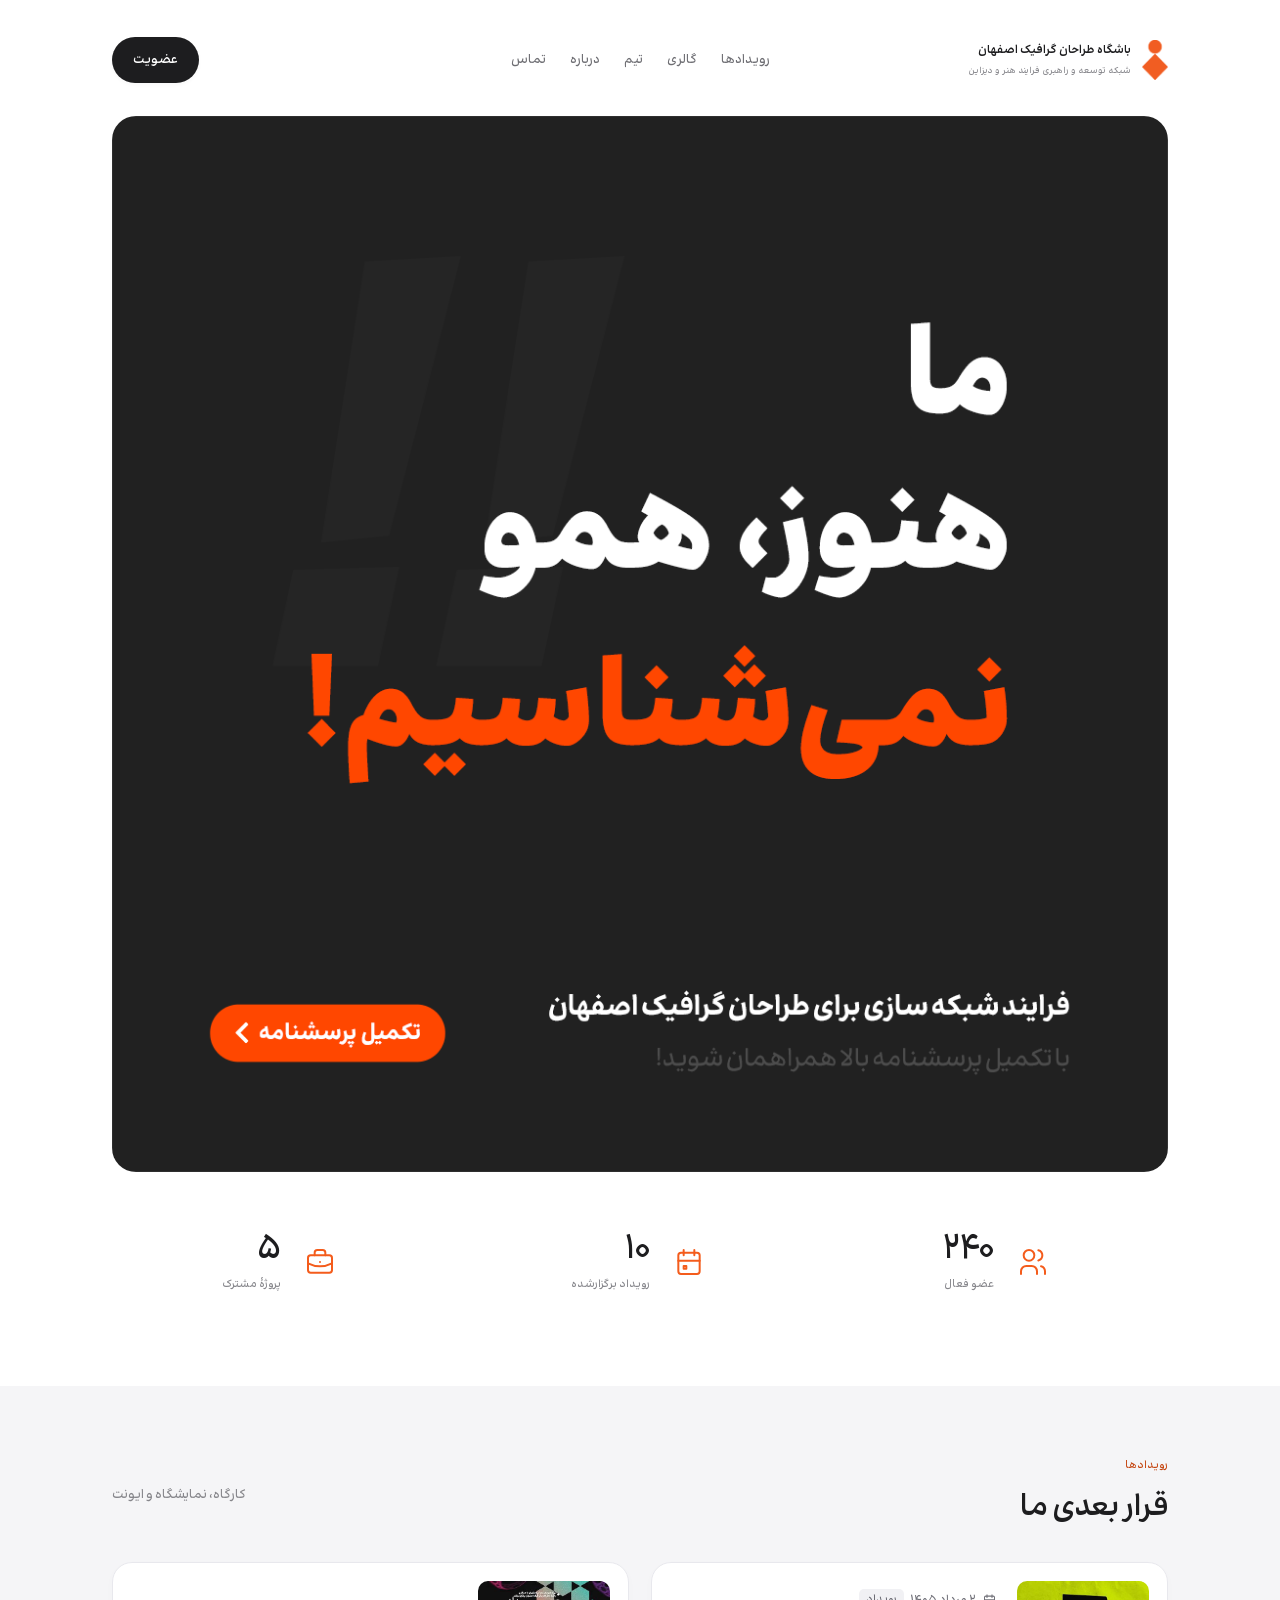
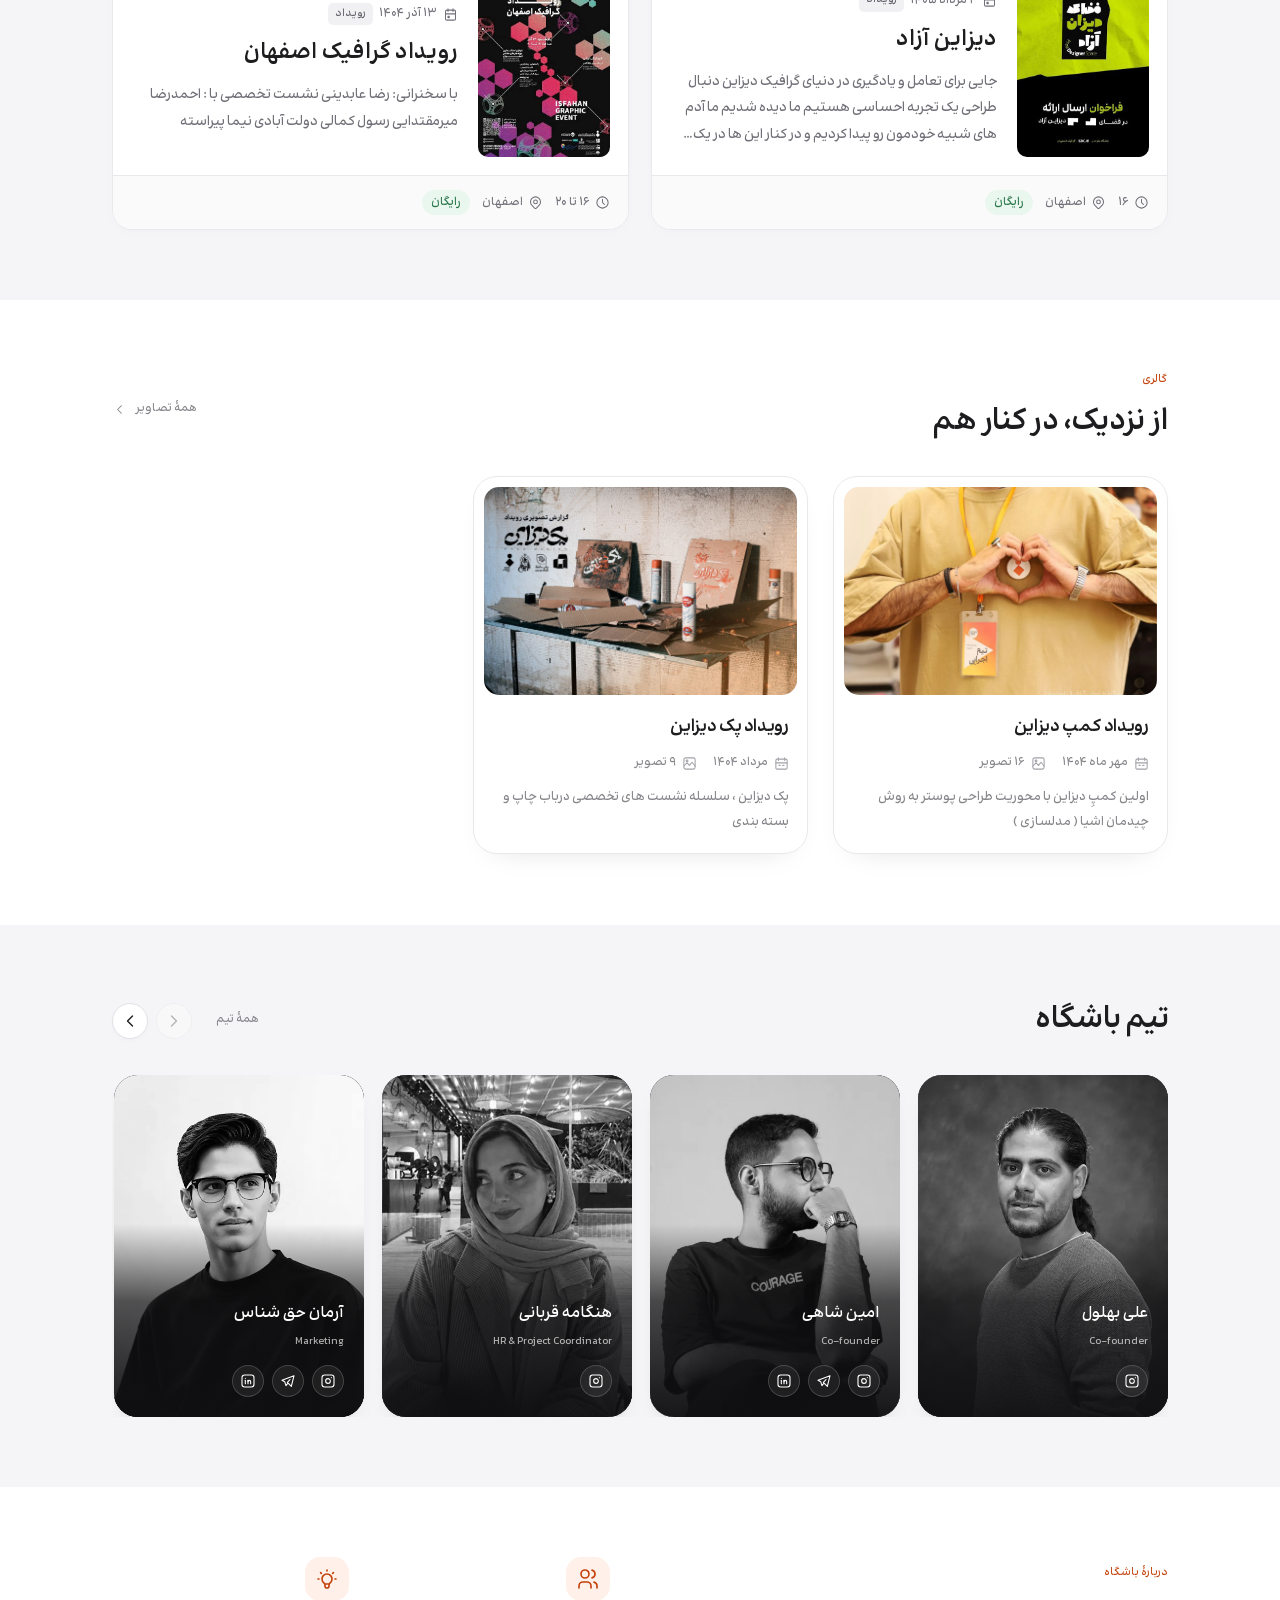
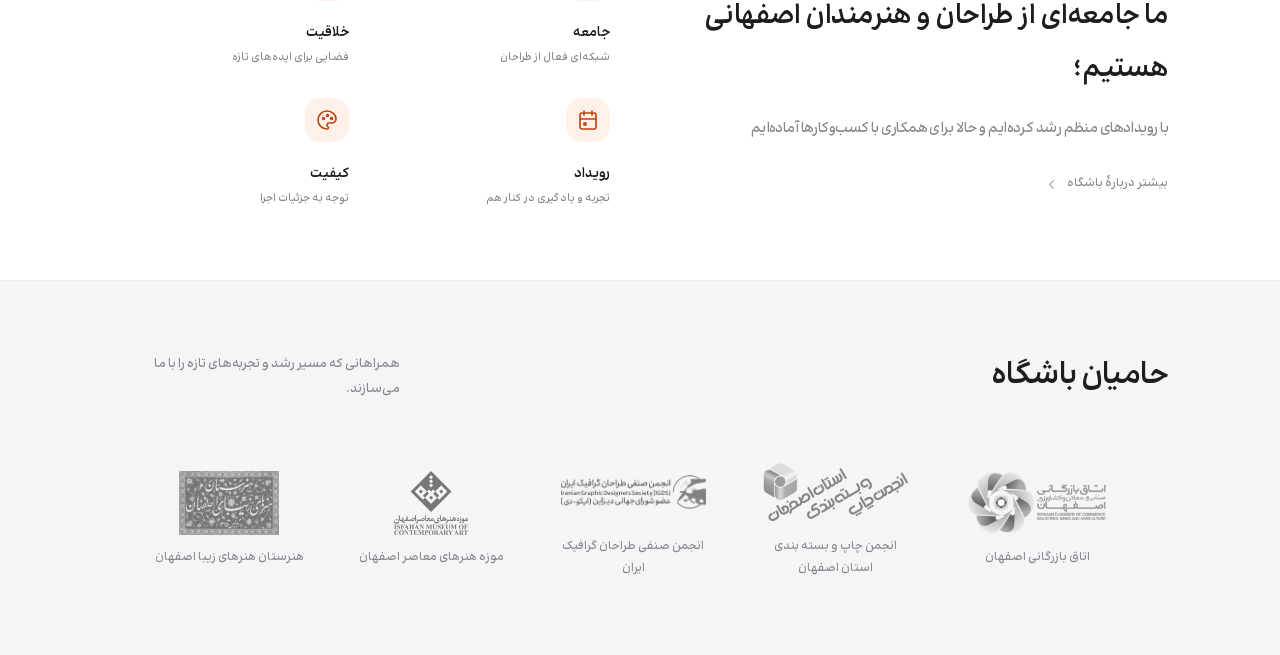
<file: index.html>
<!DOCTYPE html>
<html lang="fa" dir="rtl"><head><meta charset="utf-8"><meta name="viewport" content="width=device-width, initial-scale=1, viewport-fit=cover"><title>باشگاه طراحان گرافیک اصفهان | IGDC</title><meta name="description" content="شبکه توسعه و راهبری فرایند هنر و دیزاین"><meta property="og:type" content="website"><meta property="og:title" content="باشگاه طراحان گرافیک اصفهان"><meta property="og:description" content="شبکه توسعه و راهبری فرایند هنر و دیزاین"><meta property="og:site_name" content="باشگاه طراحان گرافیک اصفهان"><meta property="og:locale" content="fa_IR"><meta property="og:image" content="https://igdc.ir/assets/img/Temp/Preview-IGDC.webp"><meta property="og:image:type" content="image/webp"><meta property="og:image:width" content="1200"><meta property="og:image:height" content="630"><meta property="og:image:alt" content="باشگاه طراحان گرافیک اصفهان"><meta name="twitter:title" content="باشگاه طراحان گرافیک اصفهان"><meta name="twitter:description" content="شبکه توسعه و راهبری فرایند هنر و دیزاین"><meta name="twitter:card" content="summary_large_image"><meta name="twitter:image" content="https://igdc.ir/assets/img/Temp/Preview-IGDC.webp"><meta name="theme-color" content="#ffffff"><meta name="color-scheme" content="light"><link rel="canonical" href="https://igdc.ir/"><meta property="og:url" content="https://igdc.ir/"><link rel="icon" type="image/png" href="/assets/img/Favicon.png"><link rel="apple-touch-icon" href="/assets/img/Favicon.png"><link rel="preload" href="/assets/fonts/Ravi-VF.ttf" as="font" type="font/ttf" crossorigin><link rel="stylesheet" href="/assets/site.css?v=20"></head><body><a class="skip" href="#main">پرش به محتوا</a><svg width="0" height="0" style="position:absolute" aria-hidden="true" focusable="false"><defs>
<symbol id="cal" viewBox="0 0 24 24">
  <path d="M4 7a2 2 0 0 1 2 -2h12a2 2 0 0 1 2 2v12a2 2 0 0 1 -2 2h-12a2 2 0 0 1 -2 -2l0 -12" />
  <path d="M16 3l0 4" />
  <path d="M8 3l0 4" />
  <path d="M4 11l16 0" />
  <path d="M8 15h2v2h-2l0 -2" />
</symbol>
<symbol id="pin" viewBox="0 0 24 24">
  <path d="M9 11a3 3 0 1 0 6 0a3 3 0 0 0 -6 0" />
  <path d="M17.657 16.657l-4.243 4.243a2 2 0 0 1 -2.827 0l-4.244 -4.243a8 8 0 1 1 11.314 0" />
</symbol>
<symbol id="mail" viewBox="0 0 24 24">
  <path d="M3 7a2 2 0 0 1 2 -2h14a2 2 0 0 1 2 2v10a2 2 0 0 1 -2 2h-14a2 2 0 0 1 -2 -2v-10" />
  <path d="M3 7l9 6l9 -6" />
</symbol>
<symbol id="phone" viewBox="0 0 24 24">
  <path d="M5 4h4l2 5l-2.5 1.5a11 11 0 0 0 5 5l1.5 -2.5l5 2v4a2 2 0 0 1 -2 2a16 16 0 0 1 -15 -15a2 2 0 0 1 2 -2" />
</symbol>
<symbol id="moon" viewBox="0 0 24 24">
  <path d="M12 3c.132 0 .263 0 .393 0a7.5 7.5 0 0 0 7.92 12.446a9 9 0 1 1 -8.313 -12.454l0 .008" />
</symbol>
<symbol id="sun" viewBox="0 0 24 24">
  <path d="M8 12a4 4 0 1 0 8 0a4 4 0 1 0 -8 0" />
  <path d="M3 12h1m8 -9v1m8 8h1m-9 8v1m-6.4 -15.4l.7 .7m12.1 -.7l-.7 .7m0 11.4l.7 .7m-12.1 -.7l-.7 .7" />
</symbol>
<symbol id="ig" viewBox="0 0 24 24">
  <path d="M3 7a4 4 0 0 1 4 -4h10a4 4 0 0 1 4 4v10a4 4 0 0 1 -4 4h-10a4 4 0 0 1 -4 -4l0 -10" />
  <path d="M8.5 12a3.5 3.5 0 1 0 7 0a3.5 3.5 0 0 0 -7 0" />
  <path d="M17 7v.01" />
</symbol>
<symbol id="li" viewBox="0 0 24 24">
  <path d="M8 11v5" />
  <path d="M8 8v.01" />
  <path d="M12 16v-5" />
  <path d="M16 16v-3a2 2 0 1 0 -4 0" />
  <path d="M3 7a4 4 0 0 1 4 -4h10a4 4 0 0 1 4 4v10a4 4 0 0 1 -4 4h-10a4 4 0 0 1 -4 -4l0 -10" />
</symbol>

<symbol id="tg" viewBox="0 0 24 24">
  <path d="M15 10l-4 4l6 6l4 -16l-18 7l4 2l2 6l3 -4" />
</symbol>
<symbol id="clock" viewBox="0 0 24 24">
  <path d="M3 12a9 9 0 1 0 18 0a9 9 0 0 0 -18 0" />
  <path d="M12 7v5l3 3" />
</symbol>
<symbol id="users" viewBox="0 0 24 24">
  <path d="M5 7a4 4 0 1 0 8 0a4 4 0 1 0 -8 0" />
  <path d="M3 21v-2a4 4 0 0 1 4 -4h4a4 4 0 0 1 4 4v2" />
  <path d="M16 3.13a4 4 0 0 1 0 7.75" />
  <path d="M21 21v-2a4 4 0 0 0 -3 -3.85" />
</symbol>
<symbol id="pal" viewBox="0 0 24 24">
  <path d="M12 21a9 9 0 0 1 0 -18c4.97 0 9 3.582 9 8c0 1.06 -.474 2.078 -1.318 2.828c-.844 .75 -1.989 1.172 -3.182 1.172h-2.5a2 2 0 0 0 -1 3.75a1.3 1.3 0 0 1 -1 2.25" />
  <path d="M7.5 10.5a1 1 0 1 0 2 0a1 1 0 1 0 -2 0" />
  <path d="M11.5 7.5a1 1 0 1 0 2 0a1 1 0 1 0 -2 0" />
  <path d="M15.5 10.5a1 1 0 1 0 2 0a1 1 0 1 0 -2 0" />
</symbol>
<symbol id="bulb" viewBox="0 0 24 24">
  <path d="M3 12h1m8 -9v1m8 8h1m-15.4 -6.4l.7 .7m12.1 -.7l-.7 .7" />
  <path d="M9 16a5 5 0 1 1 6 0a3.5 3.5 0 0 0 -1 3a2 2 0 0 1 -4 0a3.5 3.5 0 0 0 -1 -3" />
  <path d="M9.7 17l4.6 0" />
</symbol>
<symbol id="chev" viewBox="0 0 24 24">
  <path d="M15 6l-6 6l6 6" />
</symbol>
<symbol id="projects" viewBox="0 0 24 24">
  <path d="M3 9a2 2 0 0 1 2 -2h14a2 2 0 0 1 2 2v9a2 2 0 0 1 -2 2h-14a2 2 0 0 1 -2 -2l0 -9" />
  <path d="M8 7v-2a2 2 0 0 1 2 -2h4a2 2 0 0 1 2 2v2" />
  <path d="M12 12l0 .01" />
  <path d="M3 13a20 20 0 0 0 18 0" />
</symbol></defs></svg><header id="hdr"><div class="wrap bar"><a class="logo" href="#home" aria-label="باشگاه طراحان گرافیک اصفهان — خانه"><img class="brand-mark" src="/assets/img/Logo.png" alt="" width="26" height="40"><span class="brand-wordmark"><b>باشگاه طراحان گرافیک اصفهان</b><small>شبکه توسعه و راهبری فرایند هنر و دیزاین</small></span></a><nav id="menu" aria-label="ناوبری اصلی"><a href="#events">رویدادها</a><a href="/gallery">گالری</a><a href="/members">تیم</a><a href="/about">درباره</a><a href="#club-footer">تماس</a></nav><div class="acts"><button class="cta membership-trigger" type="button" aria-haspopup="dialog" aria-controls="membership-dialog">عضویت</button><button class="burger" id="mb" type="button" aria-label="باز کردن منو" aria-expanded="false" aria-controls="menu"><span></span></button></div></div></header><main id="main"><section class="hero" id="home"><div class="wrap"><h1 class="sr-only">باشگاه طراحان گرافیک اصفهان</h1><div class="feature-stage" id="feature-stage"><div class="stage-art" aria-hidden="true"><span class="stage-word">IGDC</span><span class="orb"></span><span class="orb2"></span></div></div><div class="stats" aria-label="باشگاه در یک نگاه"><div class="stat"><svg class="i stat-icon" aria-hidden="true"><use href="#users"/></svg><strong dir="ltr">۱۲۰+</strong><span>عضو فعال</span></div><div class="stat"><svg class="i stat-icon" aria-hidden="true"><use href="#cal"/></svg><strong dir="ltr">۴۰+</strong><span>رویداد برگزارشده</span></div><div class="stat"><svg class="i stat-icon" aria-hidden="true"><use href="#projects"/></svg><strong dir="ltr">۱۵</strong><span>پروژهٔ مشترک</span></div></div></div></section><section class="section section-tint" id="events"><div class="wrap"><div class="section-heading"><div><span class="eyebrow">رویدادها</span><h2>قرار بعدی ما</h2></div><p>کارگاه، نمایشگاه و ایونت</p></div><div class="events"><article class="ev registration-open"><div class="event-summary"><div class="ev-visual"><span class="event-monogram" aria-hidden="true"><svg class="i" aria-hidden="true"><use href="#pal"/></svg></span><span class="event-category">ورکشاپ</span><span class="event-status">ثبت‌نام باز است</span></div><div class="ev-body"><div class="event-date"><svg class="i" aria-hidden="true"><use href="#cal"/></svg><span>۲۸ آبان ۱۴۰۵</span></div><h3>هویت بصری، از بریف تا ارائه</h3><p class="event-description">طراحی یک هویت کامل در یک روز، با نقد حضوری و بازخورد مستقیم</p></div></div><div class="event-footer"><div class="event-details"><div class="event-meta"><span><svg class="i" aria-hidden="true"><use href="#clock"/></svg>۱۰ تا ۱۷</span><span><svg class="i" aria-hidden="true"><use href="#pin"/></svg>اصفهان</span></div></div><span class="event-pending">لینک ثبت‌نام به‌زودی</span></div></article><article class="ev"><div class="event-summary"><div class="ev-visual"><span class="event-monogram" aria-hidden="true"><svg class="i" aria-hidden="true"><use href="#pal"/></svg></span><span class="event-category">نمایشگاه</span><span class="event-status">برنامهٔ باشگاه</span></div><div class="ev-body"><div class="event-date"><svg class="i" aria-hidden="true"><use href="#cal"/></svg><span>۱۲ آذر ۱۴۰۵</span></div><h3>نمایشگاه پوستر</h3><p class="event-description">آثار منتخب تیم و گفت‌وگو با طراحان دربارهٔ روند خلق هر پوستر</p></div></div><div class="event-footer"><div class="event-details"><div class="event-meta"><span><svg class="i" aria-hidden="true"><use href="#clock"/></svg>۱۶ تا ۲۱</span><span><svg class="i" aria-hidden="true"><use href="#pin"/></svg>اصفهان</span></div></div></div></article></div></div></section><section class="section" id="gallery"><div class="wrap"><div class="section-heading"><div><span class="eyebrow">گالری</span><h2>از نزدیک، در کنار هم</h2></div><a class="text-link" href="/gallery">همهٔ تصاویر <svg class="i" aria-hidden="true"><use href="#chev"/></svg></a></div><div class="gal" data-gallery="preview"><p class="empty-state">تصاویر تازهٔ باشگاه به‌زودی اینجا قرار می‌گیرند.</p></div></div></section><section class="section section-tint" id="team"><div class="wrap"><div class="section-heading members-heading"><div><h2>تیم باشگاه</h2></div><div class="member-actions"><a class="text-link all-members" href="/members">همهٔ تیم</a><div class="rail-controls" aria-label="حرکت میان تیم"><button class="rail-button" type="button" data-rail-prev aria-controls="members-rail" aria-label="تیمی قبلی"><svg class="i" aria-hidden="true"><use href="#chev"/></svg></button><button class="rail-button" type="button" data-rail-next aria-controls="members-rail" aria-label="تیمی بعدی"><svg class="i" aria-hidden="true"><use href="#chev"/></svg></button></div></div></div><div class="team members-strip" id="members-rail" tabindex="0" role="region" aria-label="تیمی باشگاه"><article class="mem"><div class="ph"><span class="portrait-placeholder" aria-hidden="true"><svg class="i" aria-hidden="true"><use href="#users"/></svg></span></div><div class="mi"><h3>نام عضو اول</h3><p>مدیر باشگاه</p></div></article><article class="mem"><div class="ph"><span class="portrait-placeholder" aria-hidden="true"><svg class="i" aria-hidden="true"><use href="#users"/></svg></span></div><div class="mi"><h3>نام عضو دوم</h3><p>مدیر رویدادها</p></div></article><article class="mem"><div class="ph"><span class="portrait-placeholder" aria-hidden="true"><svg class="i" aria-hidden="true"><use href="#users"/></svg></span></div><div class="mi"><h3>نام عضو سوم</h3><p>مدیر بازاریابی</p></div></article><article class="mem"><div class="ph"><span class="portrait-placeholder" aria-hidden="true"><svg class="i" aria-hidden="true"><use href="#users"/></svg></span></div><div class="mi"><h3>نام عضو چهارم</h3><p>مدیر محتوا</p></div></article><article class="mem"><div class="ph"><span class="portrait-placeholder" aria-hidden="true"><svg class="i" aria-hidden="true"><use href="#users"/></svg></span></div><div class="mi"><h3>نام عضو پنجم</h3><p>عضو باشگاه</p></div></article><article class="mem"><div class="ph"><span class="portrait-placeholder" aria-hidden="true"><svg class="i" aria-hidden="true"><use href="#users"/></svg></span></div><div class="mi"><h3>نام عضو ششم</h3><p>عضو باشگاه</p></div></article><article class="mem"><div class="ph"><span class="portrait-placeholder" aria-hidden="true"><svg class="i" aria-hidden="true"><use href="#users"/></svg></span></div><div class="mi"><h3>نام عضو هفتم</h3><p>عضو باشگاه</p></div></article><article class="mem"><div class="ph"><span class="portrait-placeholder" aria-hidden="true"><svg class="i" aria-hidden="true"><use href="#users"/></svg></span></div><div class="mi"><h3>نام عضو هشتم</h3><p>عضو باشگاه</p></div></article><article class="mem"><div class="ph"><span class="portrait-placeholder" aria-hidden="true"><svg class="i" aria-hidden="true"><use href="#users"/></svg></span></div><div class="mi"><h3>نام عضو نهم</h3><p>عضو باشگاه</p></div></article><article class="mem"><div class="ph"><span class="portrait-placeholder" aria-hidden="true"><svg class="i" aria-hidden="true"><use href="#users"/></svg></span></div><div class="mi"><h3>نام عضو دهم</h3><p>عضو باشگاه</p></div></article></div></div></section><section class="section" id="about"><div class="wrap about-layout"><div class="about-copy"><span class="eyebrow">دربارهٔ باشگاه</span><h2 class="statement">ما جامعه‌ای از طراحان و هنرمندان اصفهانی هستیم؛<span>با رویدادهای منظم رشد کرده‌ایم و حالا برای همکاری با کسب‌وکارها آماده‌ایم</span></h2><a class="text-link about-more" href="/about">بیشتر دربارهٔ باشگاه <svg class="i" aria-hidden="true"><use href="#chev"/></svg></a></div><div class="vals"><div class="val"><svg class="i" aria-hidden="true"><use href="#users"/></svg><h3>جامعه</h3><p>شبکه‌ای فعال از طراحان</p></div><div class="val"><svg class="i" aria-hidden="true"><use href="#bulb"/></svg><h3>خلاقیت</h3><p>فضایی برای ایده‌های تازه</p></div><div class="val"><svg class="i" aria-hidden="true"><use href="#cal"/></svg><h3>رویداد</h3><p>تجربه و یادگیری در کنار هم</p></div><div class="val"><svg class="i" aria-hidden="true"><use href="#pal"/></svg><h3>کیفیت</h3><p>توجه به جزئیات اجرا</p></div></div></div></section><section class="section sponsors-section" id="sponsors" aria-labelledby="sponsors-title"><div class="wrap"><div class="section-heading sponsor-heading"><div><h2 id="sponsors-title">حامیان باشگاه</h2></div><p data-sponsors-description>همراهانی که مسیر رشد و تجربه‌های تازه را با ما می‌سازند.</p></div><div class="sponsors-grid" tabindex="0" role="region" aria-label="لوگوهای حامیان باشگاه"><div class="sponsors-track"><div class="sponsors-group" aria-hidden="true"><span class="sponsor-card sponsor-placeholder"></span><span class="sponsor-card sponsor-placeholder"></span><span class="sponsor-card sponsor-placeholder"></span><span class="sponsor-card sponsor-placeholder"></span><span class="sponsor-card sponsor-placeholder"></span><span class="sponsor-card sponsor-placeholder"></span></div><div class="sponsors-group sponsors-clone" aria-hidden="true"><span class="sponsor-card sponsor-placeholder"></span><span class="sponsor-card sponsor-placeholder"></span><span class="sponsor-card sponsor-placeholder"></span><span class="sponsor-card sponsor-placeholder"></span><span class="sponsor-card sponsor-placeholder"></span><span class="sponsor-card sponsor-placeholder"></span></div></div></div></div></section></main><footer class="club-footer" id="club-footer"><div class="wrap"><div class="footer-top"><div><span class="eyebrow" data-footer-eyebrow>در ارتباط بمانیم</span><h2 data-footer-title>ایده‌های خوب، از یک گفت‌وگو شروع می‌شوند.</h2><p data-footer-description>برای همکاری، ساختن و تجربه‌کردن کنار هم هستیم.</p></div><button class="footer-cta" data-footer-action type="button" aria-haspopup="dialog" aria-controls="contact-dialog">شروع گفت‌وگو <svg class="i" aria-hidden="true"><use href="#chev"/></svg></button></div><div class="footer-columns"><div class="footer-identity"><img src="/assets/img/Logo.png" alt="" width="30" height="46"><div><p data-footer-brand>باشگاه طراحان گرافیک اصفهان</p><p data-footer-tagline>شبکه توسعه و راهبری فرایند هنر و دیزاین</p></div></div><div><h3 data-footer-links-title>در باشگاه</h3><nav class="footer-links" aria-label="پیوندهای پایین صفحه"><a href="/#events">رویدادها</a><a href="/gallery">گالری</a><a href="/members">تیم</a><a href="/about">دربارهٔ باشگاه</a></nav></div><div><h3 data-footer-social-title>ما را دنبال کنید</h3><div class="footer-networks"><a href="https://t.me/igdcir">کانال تلگرام <svg class="i" aria-hidden="true"><use href="#chev"/></svg></a><a href="https://t.me/igdc_ir">گفت‌وگو در تلگرام <svg class="i" aria-hidden="true"><use href="#chev"/></svg></a><a href="https://www.instagram.com/igdc.ir/" target="_blank" rel="noopener noreferrer">اینستاگرام <svg class="i" aria-hidden="true"><use href="#chev"/></svg></a></div></div></div><div class="footer-bottom"><p data-footer-copyright>© ۱۴۰۵ IGDC — باشگاه طراحان گرافیک اصفهان</p><a href="#main">بازگشت به بالا <svg class="i" aria-hidden="true"><use href="#chev"/></svg></a></div></div></footer><dialog class="membership-dialog" id="membership-dialog" aria-labelledby="membership-title"><button type="button" class="dialog-close" data-close-membership aria-label="بستن">×</button><div class="membership-art" data-membership-art aria-hidden="true"></div><div class="membership-content"><span class="eyebrow">عضویت در باشگاه</span><h2 id="membership-title">دیدار بعدی ما، به‌زودی.</h2><span class="membership-state"><span></span>عضویت فعلاً بسته است</span><p>زمان شروع عضویت در شبکه‌های اجتماعی باشگاه اعلام می‌شود.</p><div class="dialog-socials"><a class="social-link" href="https://t.me/igdcir" data-channel-link target="_blank" rel="noopener noreferrer"><svg class="i" aria-hidden="true"><use href="#tg"/></svg>کانال تلگرام</a><a class="social-link" href="https://www.instagram.com/igdc.ir/" data-instagram-link target="_blank" rel="noopener noreferrer"><svg class="i" aria-hidden="true"><use href="#ig"/></svg>اینستاگرام</a></div></div></dialog><div class="lb" id="lb" hidden role="dialog" aria-modal="true" aria-label="نمایش تصویر"><button class="lb-x" id="lbx" type="button" aria-label="بستن تصویر">×</button><img id="lbimg" alt=""></div><script src="/assets/main.js?v=13" defer></script><script src="/assets/cms.js?v=19" defer></script><script src="/assets/gallery.js?v=10" defer></script><dialog class="contact-dialog" id="contact-dialog" aria-labelledby="contact-title"><button type="button" class="dialog-close" data-close-contact aria-label="بستن">×</button><span class="eyebrow">در ارتباط بمانیم</span><h2 id="contact-title">شروع گفت‌وگو</h2><p class="contact-intro">اطلاعات تماس و پیامتان را برای ما بنویسید.</p><form class="cform" id="cf"><div class="form-row"><div class="fld"><label for="fname">نام و نام خانوادگی</label><input id="fname" name="name" autocomplete="name" required maxlength="120"></div><div class="fld"><label for="fphone">شماره موبایل</label><input id="fphone" name="phone" type="tel" dir="ltr" autocomplete="tel" required maxlength="24"></div></div><div class="form-row"><div class="fld"><label for="femail">ایمیل (اختیاری)</label><input id="femail" name="email" type="email" dir="ltr" autocomplete="email" maxlength="160"></div><div class="fld"><label for="fsubject">موضوع گفت‌وگو</label><div class="select-wrap"><select id="fsubject" name="subject"><option>همکاری</option><option>رویدادها</option><option>سایر موضوعات</option></select><svg class="i" aria-hidden="true"><use href="#chev"/></svg></div></div></div><div class="fld"><label for="fmessage">پیام شما</label><textarea id="fmessage" name="message" required maxlength="5000"></textarea></div><div class="honeypot" aria-hidden="true"><label for="ftrap">این قسمت را خالی بگذارید</label><input id="ftrap" name="_gotcha" tabindex="-1" autocomplete="off"></div><p class="form-note" id="contact-note">ارسال فرم هنوز فعال نشده؛ از شبکه‌های اجتماعی زیر با ما در تماس باشید.</p><button class="btn" type="submit" disabled>ارسال پیام <svg class="i" aria-hidden="true"><use href="#chev"/></svg></button><p class="fstat" id="fstat" role="status" aria-live="polite"></p></form><div class="contact-networks" aria-label="شبکه‌های اجتماعی"><a class="network-link" href="https://t.me/igdc_ir" target="_blank" rel="noopener noreferrer"><span class="network-icon"><svg class="i" aria-hidden="true"><use href="#tg"/></svg></span><span class="network-copy"><span class="network-label">پیوی باشگاه</span><span class="network-handle" dir="ltr">@igdc_ir</span></span></a><a class="network-link" href="https://t.me/igdcir" target="_blank" rel="noopener noreferrer"><span class="network-icon"><svg class="i" aria-hidden="true"><use href="#tg"/></svg></span><span class="network-copy"><span class="network-label">کانال تلگرام</span><span class="network-handle" dir="ltr">@igdcir</span></span></a><a class="network-link" href="https://www.instagram.com/igdc.ir/" target="_blank" rel="noopener noreferrer"><span class="network-icon"><svg class="i" aria-hidden="true"><use href="#ig"/></svg></span><span class="network-copy"><span class="network-label">اینستاگرام</span><span class="network-handle" dir="ltr">@igdc.ir</span></span></a></div></dialog><dialog class="poster-dialog" id="poster-dialog" aria-labelledby="poster-title"><div class="poster-toolbar"><h2 id="poster-title">پوستر رویداد</h2><button class="poster-close" type="button" data-close-poster aria-label="بستن پوستر"><svg class="i" viewBox="0 0 24 24" aria-hidden="true"><path d="m6 6 12 12M6 18 18 6"/></svg></button></div><img id="poster-image" alt=""></dialog></body></html>
</file>
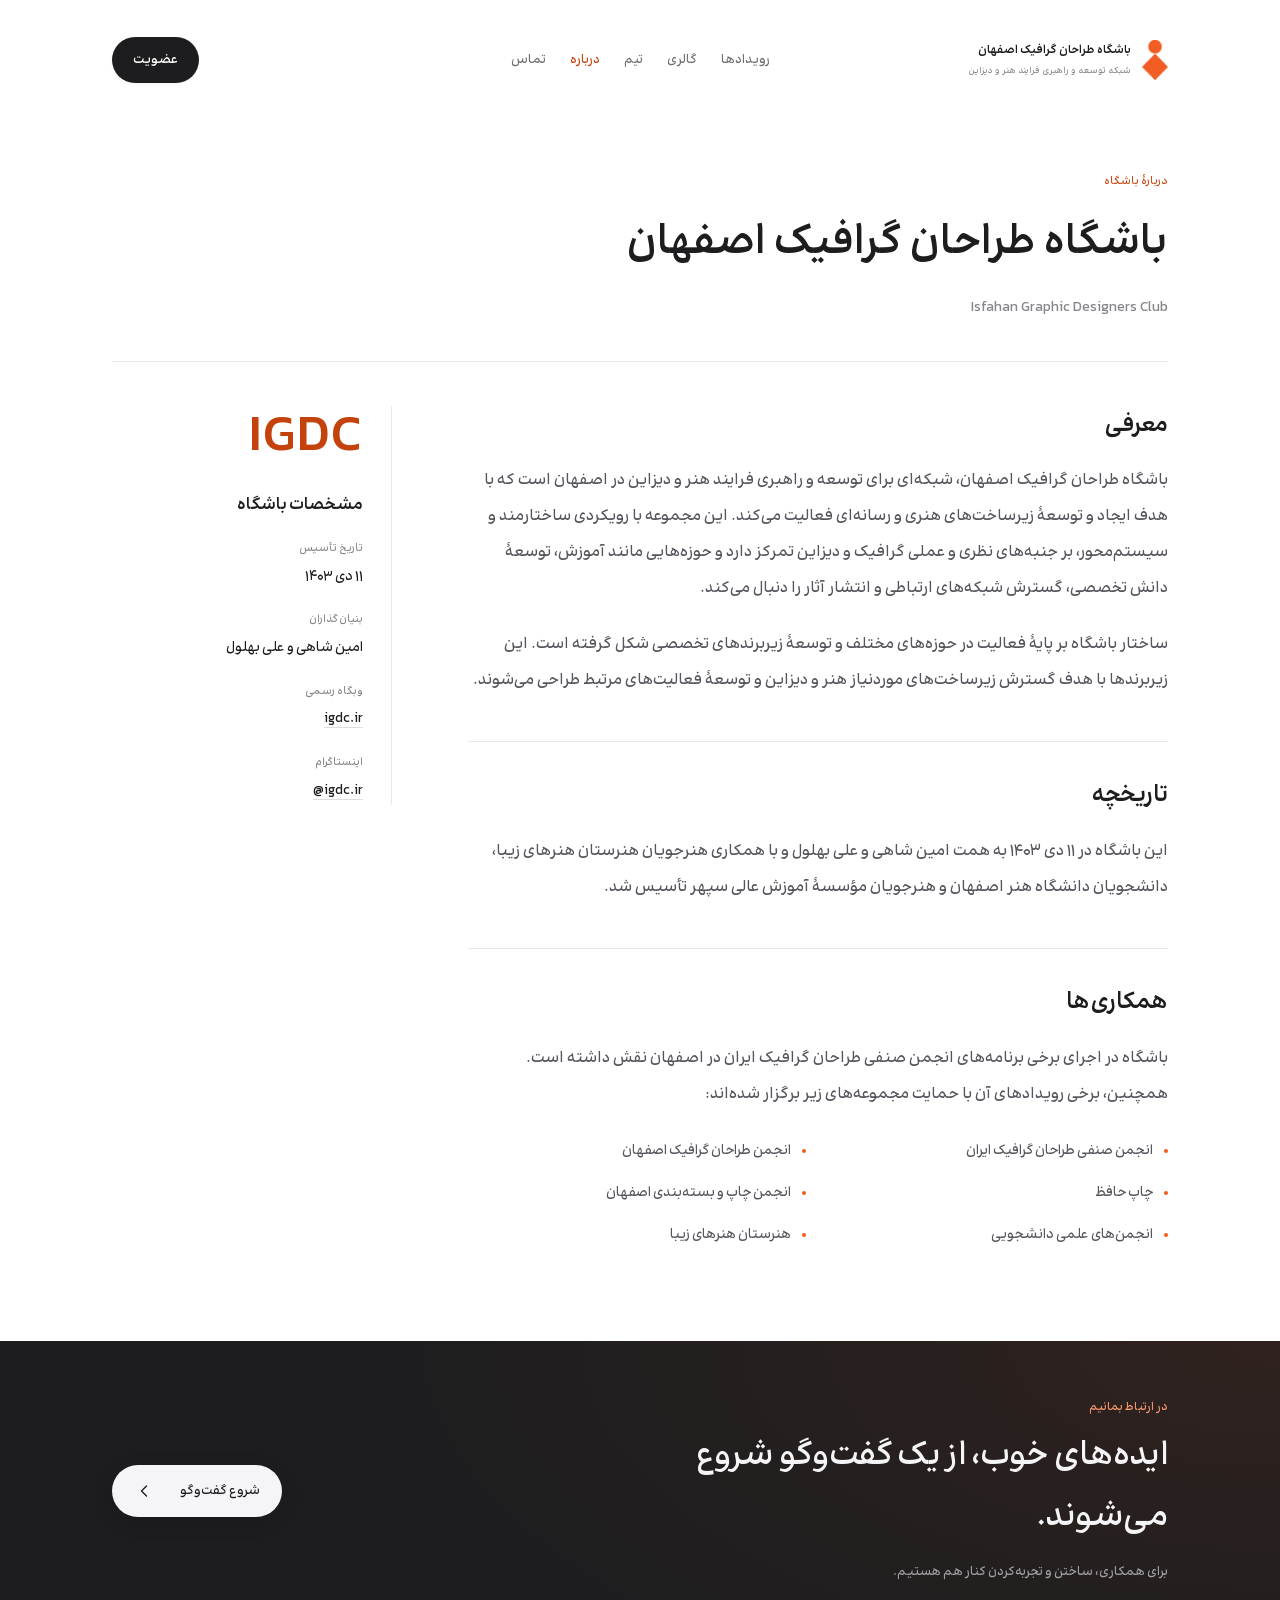
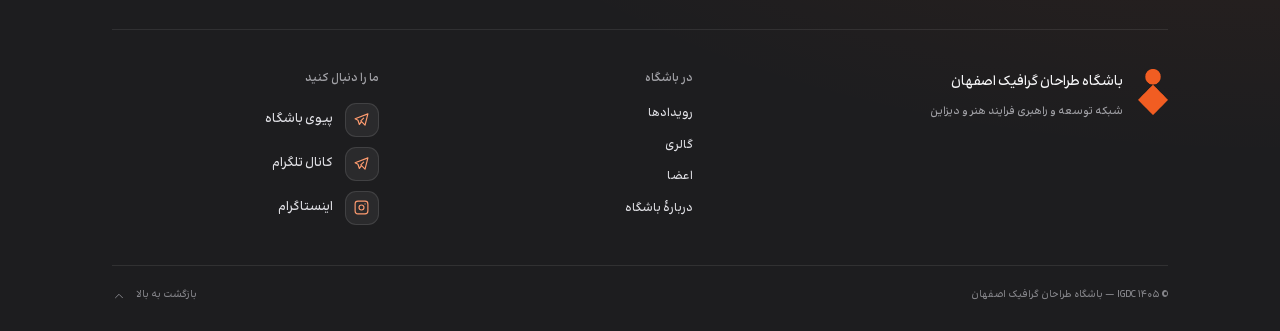
<file: about.html>
<!DOCTYPE html>
<html lang="fa" dir="rtl"><head><meta charset="utf-8"><meta name="viewport" content="width=device-width, initial-scale=1, viewport-fit=cover"><title>دربارهٔ باشگاه طراحان گرافیک اصفهان | IGDC</title><meta name="description" content="معرفی، تاریخچه، بنیان‌گذاران و همکاری‌های باشگاه طراحان گرافیک اصفهان؛ تأسیس‌شده در ۱۱ دی ۱۴۰۳."><meta property="og:type" content="website"><meta property="og:title" content="دربارهٔ باشگاه طراحان گرافیک اصفهان"><meta property="og:description" content="شبکه توسعه و راهبری فرایند هنر و دیزاین"><meta property="og:site_name" content="باشگاه طراحان گرافیک اصفهان"><meta property="og:locale" content="fa_IR"><meta property="og:image" content="https://igdc.ir/assets/img/Temp/Preview-IGDC.webp"><meta property="og:image:type" content="image/webp"><meta property="og:image:width" content="1200"><meta property="og:image:height" content="630"><meta property="og:image:alt" content="باشگاه طراحان گرافیک اصفهان"><meta name="twitter:title" content="دربارهٔ باشگاه طراحان گرافیک اصفهان"><meta name="twitter:description" content="شبکه توسعه و راهبری فرایند هنر و دیزاین"><meta name="twitter:card" content="summary_large_image"><meta name="twitter:image" content="https://igdc.ir/assets/img/Temp/Preview-IGDC.webp"><meta name="theme-color" content="#ffffff"><meta name="color-scheme" content="light"><link rel="canonical" href="https://igdc.ir/about"><meta property="og:url" content="https://igdc.ir/about"><link rel="icon" type="image/png" href="/assets/img/Favicon.png"><link rel="apple-touch-icon" href="/assets/img/Favicon.png"><link rel="preload" href="/assets/fonts/Ravi-VF.ttf" as="font" type="font/ttf" crossorigin><link rel="stylesheet" href="/assets/site.css?v=11"></head><body class="collection-page about-collection-page"><a class="skip" href="#main">پرش به محتوا</a><svg width="0" height="0" style="position:absolute" aria-hidden="true" focusable="false"><defs>
<symbol id="cal" viewBox="0 0 24 24">
  <path d="M4 7a2 2 0 0 1 2 -2h12a2 2 0 0 1 2 2v12a2 2 0 0 1 -2 2h-12a2 2 0 0 1 -2 -2l0 -12" />
  <path d="M16 3l0 4" />
  <path d="M8 3l0 4" />
  <path d="M4 11l16 0" />
  <path d="M8 15h2v2h-2l0 -2" />
</symbol>
<symbol id="pin" viewBox="0 0 24 24">
  <path d="M9 11a3 3 0 1 0 6 0a3 3 0 0 0 -6 0" />
  <path d="M17.657 16.657l-4.243 4.243a2 2 0 0 1 -2.827 0l-4.244 -4.243a8 8 0 1 1 11.314 0" />
</symbol>
<symbol id="mail" viewBox="0 0 24 24">
  <path d="M3 7a2 2 0 0 1 2 -2h14a2 2 0 0 1 2 2v10a2 2 0 0 1 -2 2h-14a2 2 0 0 1 -2 -2v-10" />
  <path d="M3 7l9 6l9 -6" />
</symbol>
<symbol id="phone" viewBox="0 0 24 24">
  <path d="M5 4h4l2 5l-2.5 1.5a11 11 0 0 0 5 5l1.5 -2.5l5 2v4a2 2 0 0 1 -2 2a16 16 0 0 1 -15 -15a2 2 0 0 1 2 -2" />
</symbol>
<symbol id="moon" viewBox="0 0 24 24">
  <path d="M12 3c.132 0 .263 0 .393 0a7.5 7.5 0 0 0 7.92 12.446a9 9 0 1 1 -8.313 -12.454l0 .008" />
</symbol>
<symbol id="sun" viewBox="0 0 24 24">
  <path d="M8 12a4 4 0 1 0 8 0a4 4 0 1 0 -8 0" />
  <path d="M3 12h1m8 -9v1m8 8h1m-9 8v1m-6.4 -15.4l.7 .7m12.1 -.7l-.7 .7m0 11.4l.7 .7m-12.1 -.7l-.7 .7" />
</symbol>
<symbol id="ig" viewBox="0 0 24 24">
  <path d="M3 7a4 4 0 0 1 4 -4h10a4 4 0 0 1 4 4v10a4 4 0 0 1 -4 4h-10a4 4 0 0 1 -4 -4l0 -10" />
  <path d="M8.5 12a3.5 3.5 0 1 0 7 0a3.5 3.5 0 0 0 -7 0" />
  <path d="M17 7v.01" />
</symbol>
<symbol id="li" viewBox="0 0 24 24">
  <path d="M8 11v5" />
  <path d="M8 8v.01" />
  <path d="M12 16v-5" />
  <path d="M16 16v-3a2 2 0 1 0 -4 0" />
  <path d="M3 7a4 4 0 0 1 4 -4h10a4 4 0 0 1 4 4v10a4 4 0 0 1 -4 4h-10a4 4 0 0 1 -4 -4l0 -10" />
</symbol>

<symbol id="tg" viewBox="0 0 24 24">
  <path d="M15 10l-4 4l6 6l4 -16l-18 7l4 2l2 6l3 -4" />
</symbol>
<symbol id="clock" viewBox="0 0 24 24">
  <path d="M3 12a9 9 0 1 0 18 0a9 9 0 0 0 -18 0" />
  <path d="M12 7v5l3 3" />
</symbol>
<symbol id="users" viewBox="0 0 24 24">
  <path d="M5 7a4 4 0 1 0 8 0a4 4 0 1 0 -8 0" />
  <path d="M3 21v-2a4 4 0 0 1 4 -4h4a4 4 0 0 1 4 4v2" />
  <path d="M16 3.13a4 4 0 0 1 0 7.75" />
  <path d="M21 21v-2a4 4 0 0 0 -3 -3.85" />
</symbol>
<symbol id="pal" viewBox="0 0 24 24">
  <path d="M12 21a9 9 0 0 1 0 -18c4.97 0 9 3.582 9 8c0 1.06 -.474 2.078 -1.318 2.828c-.844 .75 -1.989 1.172 -3.182 1.172h-2.5a2 2 0 0 0 -1 3.75a1.3 1.3 0 0 1 -1 2.25" />
  <path d="M7.5 10.5a1 1 0 1 0 2 0a1 1 0 1 0 -2 0" />
  <path d="M11.5 7.5a1 1 0 1 0 2 0a1 1 0 1 0 -2 0" />
  <path d="M15.5 10.5a1 1 0 1 0 2 0a1 1 0 1 0 -2 0" />
</symbol>
<symbol id="bulb" viewBox="0 0 24 24">
  <path d="M3 12h1m8 -9v1m8 8h1m-15.4 -6.4l.7 .7m12.1 -.7l-.7 .7" />
  <path d="M9 16a5 5 0 1 1 6 0a3.5 3.5 0 0 0 -1 3a2 2 0 0 1 -4 0a3.5 3.5 0 0 0 -1 -3" />
  <path d="M9.7 17l4.6 0" />
</symbol>
<symbol id="chev" viewBox="0 0 24 24">
  <path d="M15 6l-6 6l6 6" />
</symbol>
<symbol id="projects" viewBox="0 0 24 24">
  <path d="M3 9a2 2 0 0 1 2 -2h14a2 2 0 0 1 2 2v9a2 2 0 0 1 -2 2h-14a2 2 0 0 1 -2 -2l0 -9" />
  <path d="M8 7v-2a2 2 0 0 1 2 -2h4a2 2 0 0 1 2 2v2" />
  <path d="M12 12l0 .01" />
  <path d="M3 13a20 20 0 0 0 18 0" />
</symbol></defs></svg><header id="hdr"><div class="wrap bar"><a class="logo" href="/#home" aria-label="باشگاه طراحان گرافیک اصفهان — خانه"><img class="brand-mark" src="/assets/img/Logo.png" alt="" width="26" height="40"><span class="brand-wordmark"><b>باشگاه طراحان گرافیک اصفهان</b><small>شبکه توسعه و راهبری فرایند هنر و دیزاین</small></span></a><nav id="menu" aria-label="ناوبری اصلی"><a href="/#events">رویدادها</a><a href="/gallery">گالری</a><a href="/members">تیم</a><a href="/about" aria-current="page">درباره</a><a href="/#club-footer">تماس</a></nav><div class="acts"><button class="cta membership-trigger" type="button" aria-haspopup="dialog" aria-controls="membership-dialog">عضویت</button><button class="burger" id="mb" type="button" aria-label="باز کردن منو" aria-expanded="false" aria-controls="menu"><span></span></button></div></div></header><main id="main"><article class="about-page"><div class="wrap"><div class="about-page-heading"><span class="eyebrow">دربارهٔ باشگاه</span><h1 data-about-title>باشگاه طراحان گرافیک اصفهان</h1><p class="about-english" lang="en" dir="ltr" data-about-english>Isfahan Graphic Designers Club</p></div><div class="about-page-layout"><aside class="club-facts" aria-labelledby="club-facts-title"><span class="club-acronym" lang="en" dir="ltr" data-about-acronym>IGDC</span><h2 id="club-facts-title">مشخصات باشگاه</h2><dl><div><dt>تاریخ تأسیس</dt><dd data-about-founded>۱۱ دی ۱۴۰۳</dd></div><div><dt>بنیان‌گذاران</dt><dd data-about-founders>امین شاهی و علی بهلول</dd></div><div><dt>وبگاه رسمی</dt><dd><a href="https://igdc.ir/" dir="ltr">igdc.ir</a></dd></div><div><dt>اینستاگرام</dt><dd><a href="https://www.instagram.com/igdc.ir/" dir="ltr" target="_blank" rel="noopener noreferrer">@igdc.ir</a></dd></div></dl></aside><div class="about-page-copy"><section aria-labelledby="club-intro-title"><h2 id="club-intro-title">معرفی</h2><div data-about-introduction><p>باشگاه طراحان گرافیک اصفهان، شبکه‌ای برای توسعه و راهبری فرایند هنر و دیزاین در اصفهان است که با هدف ایجاد و توسعهٔ زیرساخت‌های هنری و رسانه‌ای فعالیت می‌کند. این مجموعه با رویکردی ساختارمند و سیستم‌محور، بر جنبه‌های نظری و عملی گرافیک و دیزاین تمرکز دارد و حوزه‌هایی مانند آموزش، توسعهٔ دانش تخصصی، گسترش شبکه‌های ارتباطی و انتشار آثار را دنبال می‌کند.</p><p>ساختار باشگاه بر پایهٔ فعالیت در حوزه‌های مختلف و توسعهٔ زیربرندهای تخصصی شکل گرفته است. این زیربرندها با هدف گسترش زیرساخت‌های موردنیاز هنر و دیزاین و توسعهٔ فعالیت‌های مرتبط طراحی می‌شوند.</p></div></section><section aria-labelledby="club-history-title"><h2 id="club-history-title">تاریخچه</h2><div data-about-history><p>این باشگاه در ۱۱ دی ۱۴۰۳ به همت امین شاهی و علی بهلول و با همکاری هنرجویان هنرستان هنرهای زیبا، دانشجویان دانشگاه هنر اصفهان و هنرجویان مؤسسهٔ آموزش عالی سپهر تأسیس شد.</p></div></section><section aria-labelledby="club-collaboration-title"><h2 id="club-collaboration-title">همکاری‌ها</h2><p data-about-collaboration>باشگاه در اجرای برخی برنامه‌های انجمن صنفی طراحان گرافیک ایران در اصفهان نقش داشته است. همچنین، برخی رویدادهای آن با حمایت مجموعه‌های زیر برگزار شده‌اند:</p><ul class="club-partners" data-about-partners><li>انجمن صنفی طراحان گرافیک ایران</li><li>انجمن طراحان گرافیک اصفهان</li><li>چاپ حافظ</li><li>انجمن چاپ و بسته‌بندی اصفهان</li><li>انجمن‌های علمی دانشجویی</li><li>هنرستان هنرهای زیبا</li></ul></section></div></div></div></article></main><footer class="club-footer" id="club-footer"><div class="wrap"><div class="footer-top"><div><span class="eyebrow" data-footer-eyebrow>در ارتباط بمانیم</span><h2 data-footer-title>ایده‌های خوب، از یک گفت‌وگو شروع می‌شوند.</h2><p data-footer-description>برای همکاری، ساختن و تجربه‌کردن کنار هم هستیم.</p></div><button class="footer-cta" data-footer-action type="button" aria-haspopup="dialog" aria-controls="contact-dialog">شروع گفت‌وگو <svg class="i" aria-hidden="true"><use href="#chev"/></svg></button></div><div class="footer-columns"><div class="footer-identity"><img src="/assets/img/Logo.png" alt="" width="30" height="46"><div><p data-footer-brand>باشگاه طراحان گرافیک اصفهان</p><p data-footer-tagline>شبکه توسعه و راهبری فرایند هنر و دیزاین</p></div></div><div><h3 data-footer-links-title>در باشگاه</h3><nav class="footer-links" aria-label="پیوندهای پایین صفحه"><a href="/#events">رویدادها</a><a href="/gallery">گالری</a><a href="/members">تیم</a><a href="/about">دربارهٔ باشگاه</a></nav></div><div><h3 data-footer-social-title>ما را دنبال کنید</h3><div class="footer-networks"><a href="https://t.me/igdcir">کانال تلگرام <svg class="i" aria-hidden="true"><use href="#chev"/></svg></a><a href="https://t.me/igdc_ir">گفت‌وگو در تلگرام <svg class="i" aria-hidden="true"><use href="#chev"/></svg></a><a href="https://www.instagram.com/igdc.ir/" target="_blank" rel="noopener noreferrer">اینستاگرام <svg class="i" aria-hidden="true"><use href="#chev"/></svg></a></div></div></div><div class="footer-bottom"><p data-footer-copyright>© ۱۴۰۵ IGDC — باشگاه طراحان گرافیک اصفهان</p><a href="#main">بازگشت به بالا <svg class="i" aria-hidden="true"><use href="#chev"/></svg></a></div></div></footer><dialog class="membership-dialog" id="membership-dialog" aria-labelledby="membership-title"><button type="button" class="dialog-close" data-close-membership aria-label="بستن">×</button><div class="membership-art" data-membership-art aria-hidden="true"></div><div class="membership-content"><span class="eyebrow">عضویت در باشگاه</span><h2 id="membership-title">دیدار بعدی ما، به‌زودی.</h2><span class="membership-state"><span></span>عضویت فعلاً بسته است</span><p>زمان شروع عضویت در شبکه‌های اجتماعی باشگاه اعلام می‌شود.</p><div class="dialog-socials"><a class="social-link" href="https://t.me/igdcir" data-channel-link target="_blank" rel="noopener noreferrer"><svg class="i" aria-hidden="true"><use href="#tg"/></svg>کانال تلگرام</a><a class="social-link" href="https://www.instagram.com/igdc.ir/" data-instagram-link target="_blank" rel="noopener noreferrer"><svg class="i" aria-hidden="true"><use href="#ig"/></svg>اینستاگرام</a></div></div></dialog><div class="lb" id="lb" hidden role="dialog" aria-modal="true" aria-label="نمایش تصویر"><button class="lb-x" id="lbx" type="button" aria-label="بستن تصویر">×</button><img id="lbimg" alt=""></div><script src="/assets/main.js?v=13" defer></script><script src="/assets/cms.js?v=11" defer></script><dialog class="contact-dialog" id="contact-dialog" aria-labelledby="contact-title"><button type="button" class="dialog-close" data-close-contact aria-label="بستن">×</button><span class="eyebrow">در ارتباط بمانیم</span><h2 id="contact-title">شروع گفت‌وگو</h2><p class="contact-intro">اطلاعات تماس و پیامتان را برای ما بنویسید.</p><form class="cform" id="cf"><div class="form-row"><div class="fld"><label for="fname">نام و نام خانوادگی</label><input id="fname" name="name" autocomplete="name" required maxlength="120"></div><div class="fld"><label for="fphone">شماره موبایل</label><input id="fphone" name="phone" type="tel" dir="ltr" autocomplete="tel" required maxlength="24"></div></div><div class="form-row"><div class="fld"><label for="femail">ایمیل (اختیاری)</label><input id="femail" name="email" type="email" dir="ltr" autocomplete="email" maxlength="160"></div><div class="fld"><label for="fsubject">موضوع گفت‌وگو</label><div class="select-wrap"><select id="fsubject" name="subject"><option>همکاری</option><option>رویدادها</option><option>سایر موضوعات</option></select><svg class="i" aria-hidden="true"><use href="#chev"/></svg></div></div></div><div class="fld"><label for="fmessage">پیام شما</label><textarea id="fmessage" name="message" required maxlength="5000"></textarea></div><div class="honeypot" aria-hidden="true"><label for="ftrap">این قسمت را خالی بگذارید</label><input id="ftrap" name="_gotcha" tabindex="-1" autocomplete="off"></div><p class="form-note" id="contact-note">ارسال فرم هنوز فعال نشده؛ از شبکه‌های اجتماعی زیر با ما در تماس باشید.</p><button class="btn" type="submit" disabled>ارسال پیام <svg class="i" aria-hidden="true"><use href="#chev"/></svg></button><p class="fstat" id="fstat" role="status" aria-live="polite"></p></form><div class="contact-networks" aria-label="شبکه‌های اجتماعی"><a class="network-link" href="https://t.me/igdc_ir" target="_blank" rel="noopener noreferrer"><span class="network-icon"><svg class="i" aria-hidden="true"><use href="#tg"/></svg></span><span class="network-copy"><span class="network-label">پیوی باشگاه</span><span class="network-handle" dir="ltr">@igdc_ir</span></span></a><a class="network-link" href="https://t.me/igdcir" target="_blank" rel="noopener noreferrer"><span class="network-icon"><svg class="i" aria-hidden="true"><use href="#tg"/></svg></span><span class="network-copy"><span class="network-label">کانال تلگرام</span><span class="network-handle" dir="ltr">@igdcir</span></span></a><a class="network-link" href="https://www.instagram.com/igdc.ir/" target="_blank" rel="noopener noreferrer"><span class="network-icon"><svg class="i" aria-hidden="true"><use href="#ig"/></svg></span><span class="network-copy"><span class="network-label">اینستاگرام</span><span class="network-handle" dir="ltr">@igdc.ir</span></span></a></div></dialog></body></html>
</file>
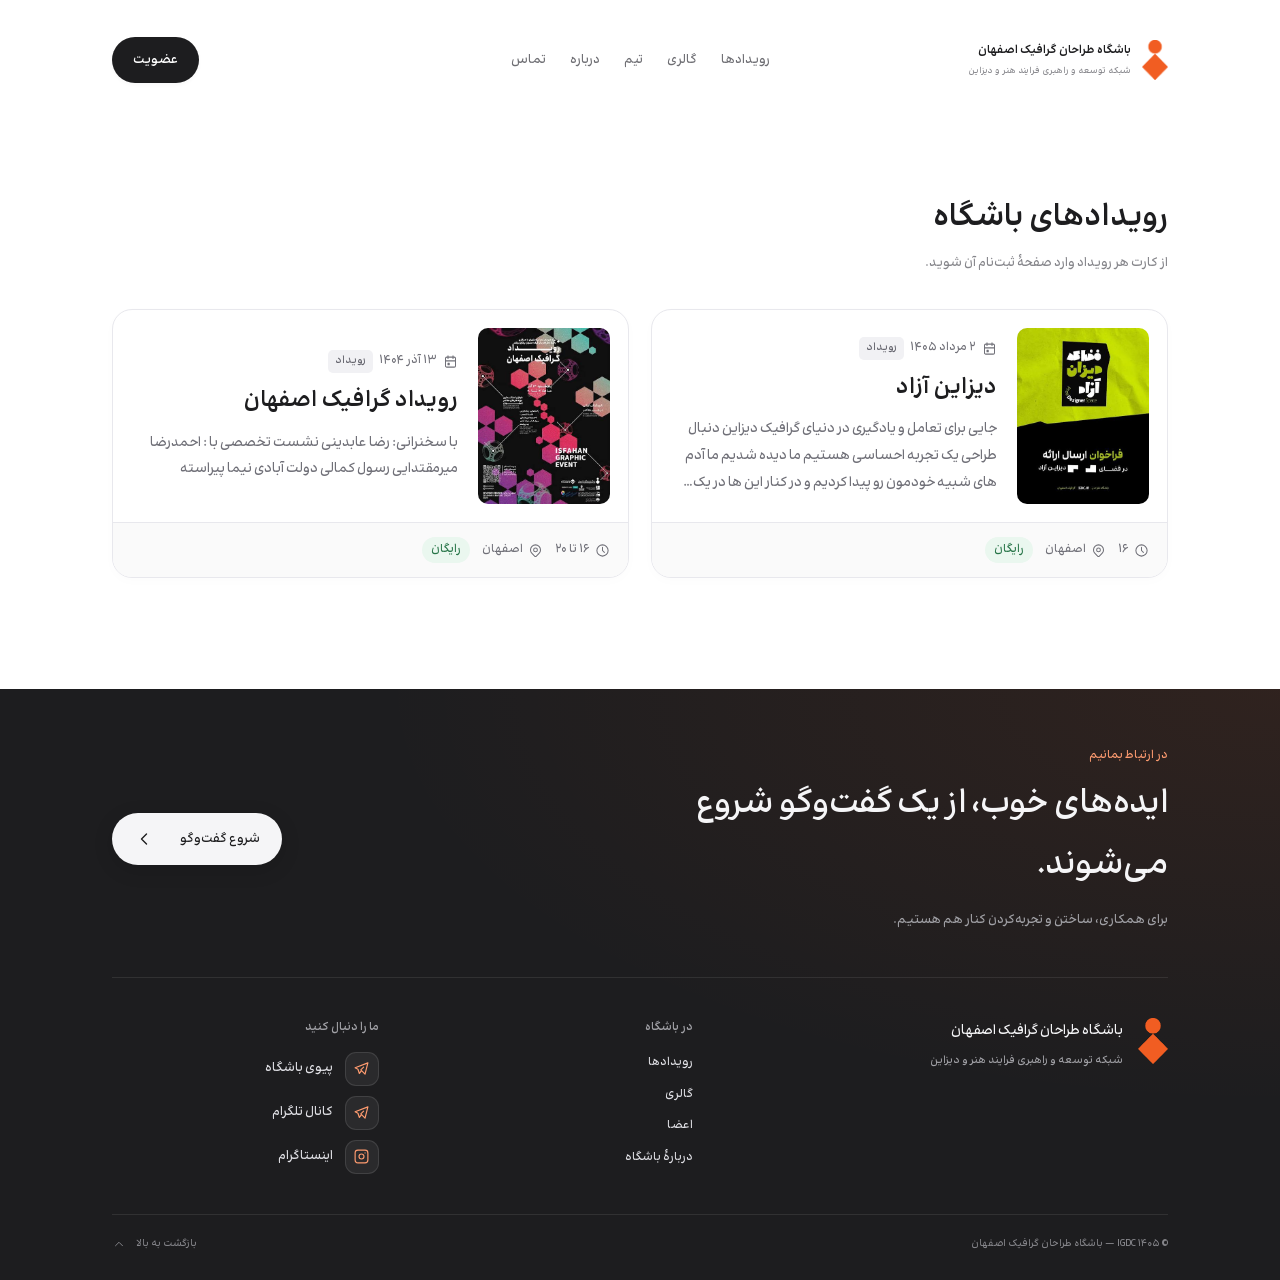
<file: form.html>
<!DOCTYPE html>
<html lang="fa" dir="rtl"><head><meta charset="utf-8"><meta name="viewport" content="width=device-width, initial-scale=1, viewport-fit=cover"><title>رویدادهای باشگاه | IGDC</title><meta name="description" content="شبکه توسعه و راهبری فرایند هنر و دیزاین"><meta property="og:type" content="website"><meta property="og:title" content="رویدادهای باشگاه"><meta property="og:description" content="شبکه توسعه و راهبری فرایند هنر و دیزاین"><meta property="og:site_name" content="باشگاه طراحان گرافیک اصفهان"><meta property="og:locale" content="fa_IR"><meta property="og:image" content="https://igdc.ir/assets/img/Temp/Preview-IGDC.webp"><meta property="og:image:type" content="image/webp"><meta property="og:image:width" content="1200"><meta property="og:image:height" content="630"><meta property="og:image:alt" content="باشگاه طراحان گرافیک اصفهان"><meta name="twitter:title" content="رویدادهای باشگاه"><meta name="twitter:description" content="شبکه توسعه و راهبری فرایند هنر و دیزاین"><meta name="twitter:card" content="summary_large_image"><meta name="twitter:image" content="https://igdc.ir/assets/img/Temp/Preview-IGDC.webp"><meta name="theme-color" content="#ffffff"><meta name="color-scheme" content="light"><link rel="canonical" href="https://igdc.ir/form"><meta property="og:url" content="https://igdc.ir/form"><link rel="icon" type="image/png" href="/assets/img/Logo.png"><link rel="apple-touch-icon" href="/assets/img/Logo.png"><link rel="preload" href="/assets/fonts/Ravi-VF.ttf" as="font" type="font/ttf" crossorigin><link rel="stylesheet" href="/assets/site.css?v=14"></head><body class="collection-page"><a class="skip" href="#main">پرش به محتوا</a><svg width="0" height="0" style="position:absolute" aria-hidden="true" focusable="false"><defs>
<symbol id="cal" viewBox="0 0 24 24">
  <path d="M4 7a2 2 0 0 1 2 -2h12a2 2 0 0 1 2 2v12a2 2 0 0 1 -2 2h-12a2 2 0 0 1 -2 -2l0 -12" />
  <path d="M16 3l0 4" />
  <path d="M8 3l0 4" />
  <path d="M4 11l16 0" />
  <path d="M8 15h2v2h-2l0 -2" />
</symbol>
<symbol id="pin" viewBox="0 0 24 24">
  <path d="M9 11a3 3 0 1 0 6 0a3 3 0 0 0 -6 0" />
  <path d="M17.657 16.657l-4.243 4.243a2 2 0 0 1 -2.827 0l-4.244 -4.243a8 8 0 1 1 11.314 0" />
</symbol>
<symbol id="mail" viewBox="0 0 24 24">
  <path d="M3 7a2 2 0 0 1 2 -2h14a2 2 0 0 1 2 2v10a2 2 0 0 1 -2 2h-14a2 2 0 0 1 -2 -2v-10" />
  <path d="M3 7l9 6l9 -6" />
</symbol>
<symbol id="phone" viewBox="0 0 24 24">
  <path d="M5 4h4l2 5l-2.5 1.5a11 11 0 0 0 5 5l1.5 -2.5l5 2v4a2 2 0 0 1 -2 2a16 16 0 0 1 -15 -15a2 2 0 0 1 2 -2" />
</symbol>
<symbol id="moon" viewBox="0 0 24 24">
  <path d="M12 3c.132 0 .263 0 .393 0a7.5 7.5 0 0 0 7.92 12.446a9 9 0 1 1 -8.313 -12.454l0 .008" />
</symbol>
<symbol id="sun" viewBox="0 0 24 24">
  <path d="M8 12a4 4 0 1 0 8 0a4 4 0 1 0 -8 0" />
  <path d="M3 12h1m8 -9v1m8 8h1m-9 8v1m-6.4 -15.4l.7 .7m12.1 -.7l-.7 .7m0 11.4l.7 .7m-12.1 -.7l-.7 .7" />
</symbol>
<symbol id="ig" viewBox="0 0 24 24">
  <path d="M3 7a4 4 0 0 1 4 -4h10a4 4 0 0 1 4 4v10a4 4 0 0 1 -4 4h-10a4 4 0 0 1 -4 -4l0 -10" />
  <path d="M8.5 12a3.5 3.5 0 1 0 7 0a3.5 3.5 0 0 0 -7 0" />
  <path d="M17 7v.01" />
</symbol>
<symbol id="li" viewBox="0 0 24 24">
  <path d="M8 11v5" />
  <path d="M8 8v.01" />
  <path d="M12 16v-5" />
  <path d="M16 16v-3a2 2 0 1 0 -4 0" />
  <path d="M3 7a4 4 0 0 1 4 -4h10a4 4 0 0 1 4 4v10a4 4 0 0 1 -4 4h-10a4 4 0 0 1 -4 -4l0 -10" />
</symbol>

<symbol id="tg" viewBox="0 0 24 24">
  <path d="M15 10l-4 4l6 6l4 -16l-18 7l4 2l2 6l3 -4" />
</symbol>
<symbol id="clock" viewBox="0 0 24 24">
  <path d="M3 12a9 9 0 1 0 18 0a9 9 0 0 0 -18 0" />
  <path d="M12 7v5l3 3" />
</symbol>
<symbol id="users" viewBox="0 0 24 24">
  <path d="M5 7a4 4 0 1 0 8 0a4 4 0 1 0 -8 0" />
  <path d="M3 21v-2a4 4 0 0 1 4 -4h4a4 4 0 0 1 4 4v2" />
  <path d="M16 3.13a4 4 0 0 1 0 7.75" />
  <path d="M21 21v-2a4 4 0 0 0 -3 -3.85" />
</symbol>
<symbol id="pal" viewBox="0 0 24 24">
  <path d="M12 21a9 9 0 0 1 0 -18c4.97 0 9 3.582 9 8c0 1.06 -.474 2.078 -1.318 2.828c-.844 .75 -1.989 1.172 -3.182 1.172h-2.5a2 2 0 0 0 -1 3.75a1.3 1.3 0 0 1 -1 2.25" />
  <path d="M7.5 10.5a1 1 0 1 0 2 0a1 1 0 1 0 -2 0" />
  <path d="M11.5 7.5a1 1 0 1 0 2 0a1 1 0 1 0 -2 0" />
  <path d="M15.5 10.5a1 1 0 1 0 2 0a1 1 0 1 0 -2 0" />
</symbol>
<symbol id="bulb" viewBox="0 0 24 24">
  <path d="M3 12h1m8 -9v1m8 8h1m-15.4 -6.4l.7 .7m12.1 -.7l-.7 .7" />
  <path d="M9 16a5 5 0 1 1 6 0a3.5 3.5 0 0 0 -1 3a2 2 0 0 1 -4 0a3.5 3.5 0 0 0 -1 -3" />
  <path d="M9.7 17l4.6 0" />
</symbol>
<symbol id="chev" viewBox="0 0 24 24">
  <path d="M15 6l-6 6l6 6" />
</symbol>
<symbol id="projects" viewBox="0 0 24 24">
  <path d="M3 9a2 2 0 0 1 2 -2h14a2 2 0 0 1 2 2v9a2 2 0 0 1 -2 2h-14a2 2 0 0 1 -2 -2l0 -9" />
  <path d="M8 7v-2a2 2 0 0 1 2 -2h4a2 2 0 0 1 2 2v2" />
  <path d="M12 12l0 .01" />
  <path d="M3 13a20 20 0 0 0 18 0" />
</symbol></defs></svg><header id="hdr"><div class="wrap bar"><a class="logo" href="/#home" aria-label="باشگاه طراحان گرافیک اصفهان — خانه"><img class="brand-mark" src="/assets/img/Logo.png" alt="" width="26" height="40"><span class="brand-wordmark"><b>باشگاه طراحان گرافیک اصفهان</b><small>شبکه توسعه و راهبری فرایند هنر و دیزاین</small></span></a><nav id="menu" aria-label="ناوبری اصلی"><a href="/#events">رویدادها</a><a href="/gallery">گالری</a><a href="/members">تیم</a><a href="/about">درباره</a><a href="/#club-footer">تماس</a></nav><div class="acts"><button class="cta membership-trigger" type="button" aria-haspopup="dialog" aria-controls="membership-dialog">عضویت</button><button class="burger" id="mb" type="button" aria-label="باز کردن منو" aria-expanded="false" aria-controls="menu"><span></span></button></div></div></header><main id="main"><section class="section collection"><div class="wrap"><div class="collection-heading"><h1>رویدادهای باشگاه</h1><p>از کارت هر رویداد وارد صفحهٔ ثبت‌نام آن شوید.</p></div><div class="events"><article class="ev registration-open"><div class="event-summary"><div class="ev-visual"><span class="event-monogram" aria-hidden="true"><svg class="i" aria-hidden="true"><use href="#pal"/></svg></span><span class="event-category">ورکشاپ</span><span class="event-status">ثبت‌نام باز است</span></div><div class="ev-body"><div class="event-date"><svg class="i" aria-hidden="true"><use href="#cal"/></svg><span>۲۸ آبان ۱۴۰۵</span></div><h3>هویت بصری، از بریف تا ارائه</h3><p class="event-description">طراحی یک هویت کامل در یک روز، با نقد حضوری و بازخورد مستقیم</p></div></div><div class="event-footer"><div class="event-details"><div class="event-meta"><span><svg class="i" aria-hidden="true"><use href="#clock"/></svg>۱۰ تا ۱۷</span><span><svg class="i" aria-hidden="true"><use href="#pin"/></svg>اصفهان</span></div></div><span class="event-pending">لینک ثبت‌نام به‌زودی</span></div></article><article class="ev"><div class="event-summary"><div class="ev-visual"><span class="event-monogram" aria-hidden="true"><svg class="i" aria-hidden="true"><use href="#pal"/></svg></span><span class="event-category">نمایشگاه</span><span class="event-status">برنامهٔ باشگاه</span></div><div class="ev-body"><div class="event-date"><svg class="i" aria-hidden="true"><use href="#cal"/></svg><span>۱۲ آذر ۱۴۰۵</span></div><h3>نمایشگاه پوستر</h3><p class="event-description">آثار منتخب اعضا و گفت‌وگو با طراحان دربارهٔ روند خلق هر پوستر</p></div></div><div class="event-footer"><div class="event-details"><div class="event-meta"><span><svg class="i" aria-hidden="true"><use href="#clock"/></svg>۱۶ تا ۲۱</span><span><svg class="i" aria-hidden="true"><use href="#pin"/></svg>اصفهان</span></div></div></div></article><article class="ev"><div class="event-summary"><div class="ev-visual"><span class="event-monogram" aria-hidden="true"><svg class="i" aria-hidden="true"><use href="#pal"/></svg></span><span class="event-category">دورهمی</span><span class="event-status">برنامهٔ باشگاه</span></div><div class="ev-body"><div class="event-date"><svg class="i" aria-hidden="true"><use href="#cal"/></svg><span>۲۶ آذر ۱۴۰۵</span></div><h3>شب پورتفولیو</h3><p class="event-description">پورتفولیو بیاورید، بازخورد مستقیم بگیرید و با بقیهٔ اعضا آشنا شوید</p></div></div><div class="event-footer"><div class="event-details"><div class="event-meta"><span><svg class="i" aria-hidden="true"><use href="#clock"/></svg>۱۸ تا ۲۱</span><span><svg class="i" aria-hidden="true"><use href="#pin"/></svg>اصفهان</span></div></div></div></article></div></div></section></main><footer class="club-footer" id="club-footer"><div class="wrap"><div class="footer-top"><div><span class="eyebrow" data-footer-eyebrow>در ارتباط بمانیم</span><h2 data-footer-title>ایده‌های خوب، از یک گفت‌وگو شروع می‌شوند.</h2><p data-footer-description>برای همکاری، ساختن و تجربه‌کردن کنار هم هستیم.</p></div><button class="footer-cta" data-footer-action type="button" aria-haspopup="dialog" aria-controls="contact-dialog">شروع گفت‌وگو <svg class="i" aria-hidden="true"><use href="#chev"/></svg></button></div><div class="footer-columns"><div class="footer-identity"><img src="/assets/img/Logo.png" alt="" width="30" height="46"><div><p data-footer-brand>باشگاه طراحان گرافیک اصفهان</p><p data-footer-tagline>شبکه توسعه و راهبری فرایند هنر و دیزاین</p></div></div><div><h3 data-footer-links-title>در باشگاه</h3><nav class="footer-links" aria-label="پیوندهای پایین صفحه"><a href="/#events">رویدادها</a><a href="/gallery">گالری</a><a href="/members">تیم</a><a href="/about">دربارهٔ باشگاه</a></nav></div><div><h3 data-footer-social-title>ما را دنبال کنید</h3><div class="footer-networks"><a href="https://t.me/igdcir">کانال تلگرام <svg class="i" aria-hidden="true"><use href="#chev"/></svg></a><a href="https://t.me/igdc_ir">گفت‌وگو در تلگرام <svg class="i" aria-hidden="true"><use href="#chev"/></svg></a><a href="https://www.instagram.com/igdc.ir/" target="_blank" rel="noopener noreferrer">اینستاگرام <svg class="i" aria-hidden="true"><use href="#chev"/></svg></a></div></div></div><div class="footer-bottom"><p data-footer-copyright>© ۱۴۰۵ IGDC — باشگاه طراحان گرافیک اصفهان</p><a href="#main">بازگشت به بالا <svg class="i" aria-hidden="true"><use href="#chev"/></svg></a></div></div></footer><dialog class="membership-dialog" id="membership-dialog" aria-labelledby="membership-title"><button type="button" class="dialog-close" data-close-membership aria-label="بستن">×</button><div class="membership-art" data-membership-art aria-hidden="true"></div><div class="membership-content"><span class="eyebrow">عضویت در باشگاه</span><h2 id="membership-title">دیدار بعدی ما، به‌زودی.</h2><span class="membership-state"><span></span>عضویت فعلاً بسته است</span><p>زمان شروع عضویت در شبکه‌های اجتماعی باشگاه اعلام می‌شود.</p><div class="dialog-socials"><a class="social-link" href="https://t.me/igdcir" data-channel-link target="_blank" rel="noopener noreferrer"><svg class="i" aria-hidden="true"><use href="#tg"/></svg>کانال تلگرام</a><a class="social-link" href="https://www.instagram.com/igdc.ir/" data-instagram-link target="_blank" rel="noopener noreferrer"><svg class="i" aria-hidden="true"><use href="#ig"/></svg>اینستاگرام</a></div></div></dialog><div class="lb" id="lb" hidden role="dialog" aria-modal="true" aria-label="نمایش تصویر"><button class="lb-x" id="lbx" type="button" aria-label="بستن تصویر">×</button><img id="lbimg" alt=""></div><script src="/assets/main.js?v=13" defer></script><script src="/assets/cms.js?v=13" defer></script><dialog class="contact-dialog" id="contact-dialog" aria-labelledby="contact-title"><button type="button" class="dialog-close" data-close-contact aria-label="بستن">×</button><span class="eyebrow">در ارتباط بمانیم</span><h2 id="contact-title">شروع گفت‌وگو</h2><p class="contact-intro">اطلاعات تماس و پیامتان را برای ما بنویسید.</p><form class="cform" id="cf"><div class="form-row"><div class="fld"><label for="fname">نام و نام خانوادگی</label><input id="fname" name="name" autocomplete="name" required maxlength="120"></div><div class="fld"><label for="fphone">شماره موبایل</label><input id="fphone" name="phone" type="tel" dir="ltr" autocomplete="tel" required maxlength="24"></div></div><div class="form-row"><div class="fld"><label for="femail">ایمیل (اختیاری)</label><input id="femail" name="email" type="email" dir="ltr" autocomplete="email" maxlength="160"></div><div class="fld"><label for="fsubject">موضوع گفت‌وگو</label><div class="select-wrap"><select id="fsubject" name="subject"><option>همکاری</option><option>رویدادها</option><option>سایر موضوعات</option></select><svg class="i" aria-hidden="true"><use href="#chev"/></svg></div></div></div><div class="fld"><label for="fmessage">پیام شما</label><textarea id="fmessage" name="message" required maxlength="5000"></textarea></div><div class="honeypot" aria-hidden="true"><label for="ftrap">این قسمت را خالی بگذارید</label><input id="ftrap" name="_gotcha" tabindex="-1" autocomplete="off"></div><p class="form-note" id="contact-note">ارسال فرم هنوز فعال نشده؛ از شبکه‌های اجتماعی زیر با ما در تماس باشید.</p><button class="btn" type="submit" disabled>ارسال پیام <svg class="i" aria-hidden="true"><use href="#chev"/></svg></button><p class="fstat" id="fstat" role="status" aria-live="polite"></p></form><div class="contact-networks" aria-label="شبکه‌های اجتماعی"><a class="network-link" href="https://t.me/igdc_ir" target="_blank" rel="noopener noreferrer"><span class="network-icon"><svg class="i" aria-hidden="true"><use href="#tg"/></svg></span><span class="network-copy"><span class="network-label">پیوی باشگاه</span><span class="network-handle" dir="ltr">@igdc_ir</span></span></a><a class="network-link" href="https://t.me/igdcir" target="_blank" rel="noopener noreferrer"><span class="network-icon"><svg class="i" aria-hidden="true"><use href="#tg"/></svg></span><span class="network-copy"><span class="network-label">کانال تلگرام</span><span class="network-handle" dir="ltr">@igdcir</span></span></a><a class="network-link" href="https://www.instagram.com/igdc.ir/" target="_blank" rel="noopener noreferrer"><span class="network-icon"><svg class="i" aria-hidden="true"><use href="#ig"/></svg></span><span class="network-copy"><span class="network-label">اینستاگرام</span><span class="network-handle" dir="ltr">@igdc.ir</span></span></a></div></dialog><dialog class="poster-dialog" id="poster-dialog" aria-labelledby="poster-title"><div class="poster-toolbar"><h2 id="poster-title">پوستر رویداد</h2><button class="poster-close" type="button" data-close-poster aria-label="بستن پوستر"><svg class="i" viewBox="0 0 24 24" aria-hidden="true"><path d="m6 6 12 12M6 18 18 6"/></svg></button></div><img id="poster-image" alt=""></dialog></body></html>
</file>
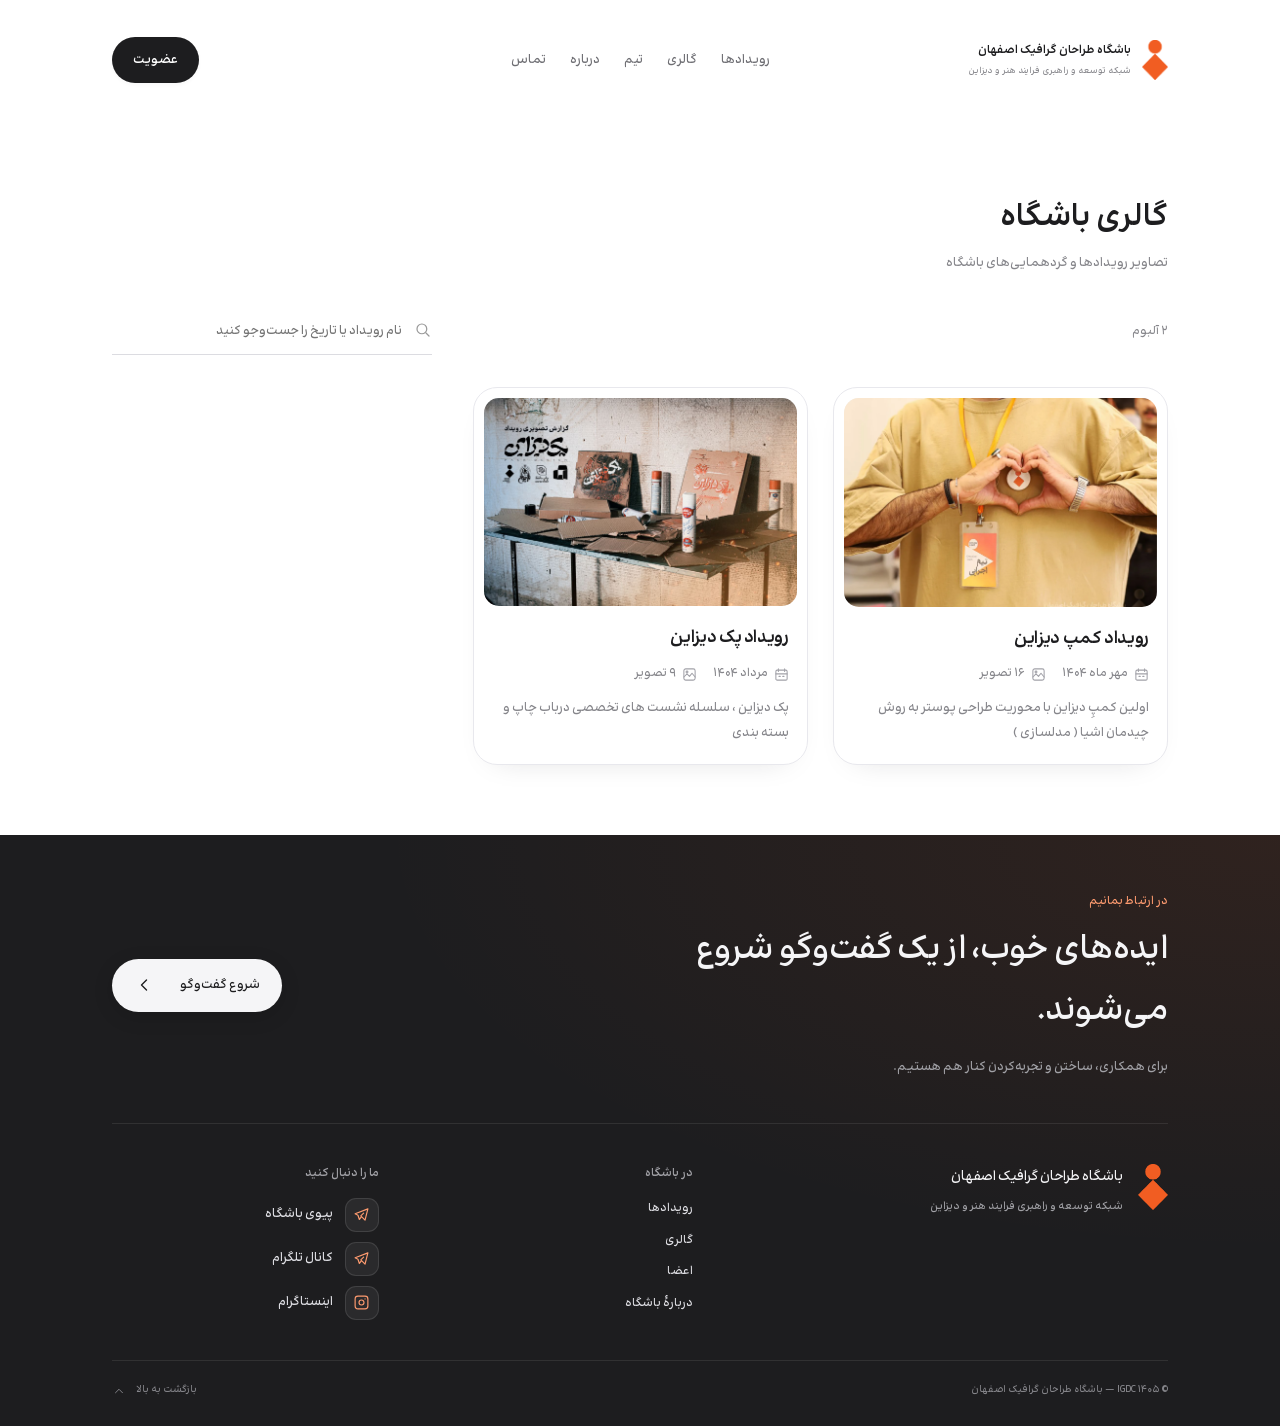
<file: gallery.html>
<!DOCTYPE html>
<html lang="fa" dir="rtl"><head><meta charset="utf-8"><meta name="viewport" content="width=device-width, initial-scale=1, viewport-fit=cover"><title>گالری باشگاه | IGDC</title><meta name="description" content="شبکه توسعه و راهبری فرایند هنر و دیزاین"><meta property="og:type" content="website"><meta property="og:title" content="گالری باشگاه"><meta property="og:description" content="شبکه توسعه و راهبری فرایند هنر و دیزاین"><meta property="og:site_name" content="باشگاه طراحان گرافیک اصفهان"><meta property="og:locale" content="fa_IR"><meta property="og:image" content="https://igdc.ir/assets/img/Temp/Preview-IGDC.webp"><meta property="og:image:type" content="image/webp"><meta property="og:image:width" content="1200"><meta property="og:image:height" content="630"><meta property="og:image:alt" content="باشگاه طراحان گرافیک اصفهان"><meta name="twitter:title" content="گالری باشگاه"><meta name="twitter:description" content="شبکه توسعه و راهبری فرایند هنر و دیزاین"><meta name="twitter:card" content="summary_large_image"><meta name="twitter:image" content="https://igdc.ir/assets/img/Temp/Preview-IGDC.webp"><meta name="theme-color" content="#ffffff"><meta name="color-scheme" content="light"><link rel="canonical" href="https://igdc.ir/gallery"><meta property="og:url" content="https://igdc.ir/gallery"><link rel="icon" type="image/png" href="/assets/img/Favicon.png"><link rel="apple-touch-icon" href="/assets/img/Favicon.png"><link rel="preload" href="/assets/fonts/Ravi-VF.ttf" as="font" type="font/ttf" crossorigin><link rel="stylesheet" href="/assets/site.css?v=11"></head><body class="collection-page gallery-page"><a class="skip" href="#main">پرش به محتوا</a><svg width="0" height="0" style="position:absolute" aria-hidden="true" focusable="false"><defs>
<symbol id="cal" viewBox="0 0 24 24">
  <path d="M4 7a2 2 0 0 1 2 -2h12a2 2 0 0 1 2 2v12a2 2 0 0 1 -2 2h-12a2 2 0 0 1 -2 -2l0 -12" />
  <path d="M16 3l0 4" />
  <path d="M8 3l0 4" />
  <path d="M4 11l16 0" />
  <path d="M8 15h2v2h-2l0 -2" />
</symbol>
<symbol id="pin" viewBox="0 0 24 24">
  <path d="M9 11a3 3 0 1 0 6 0a3 3 0 0 0 -6 0" />
  <path d="M17.657 16.657l-4.243 4.243a2 2 0 0 1 -2.827 0l-4.244 -4.243a8 8 0 1 1 11.314 0" />
</symbol>
<symbol id="mail" viewBox="0 0 24 24">
  <path d="M3 7a2 2 0 0 1 2 -2h14a2 2 0 0 1 2 2v10a2 2 0 0 1 -2 2h-14a2 2 0 0 1 -2 -2v-10" />
  <path d="M3 7l9 6l9 -6" />
</symbol>
<symbol id="phone" viewBox="0 0 24 24">
  <path d="M5 4h4l2 5l-2.5 1.5a11 11 0 0 0 5 5l1.5 -2.5l5 2v4a2 2 0 0 1 -2 2a16 16 0 0 1 -15 -15a2 2 0 0 1 2 -2" />
</symbol>
<symbol id="moon" viewBox="0 0 24 24">
  <path d="M12 3c.132 0 .263 0 .393 0a7.5 7.5 0 0 0 7.92 12.446a9 9 0 1 1 -8.313 -12.454l0 .008" />
</symbol>
<symbol id="sun" viewBox="0 0 24 24">
  <path d="M8 12a4 4 0 1 0 8 0a4 4 0 1 0 -8 0" />
  <path d="M3 12h1m8 -9v1m8 8h1m-9 8v1m-6.4 -15.4l.7 .7m12.1 -.7l-.7 .7m0 11.4l.7 .7m-12.1 -.7l-.7 .7" />
</symbol>
<symbol id="ig" viewBox="0 0 24 24">
  <path d="M3 7a4 4 0 0 1 4 -4h10a4 4 0 0 1 4 4v10a4 4 0 0 1 -4 4h-10a4 4 0 0 1 -4 -4l0 -10" />
  <path d="M8.5 12a3.5 3.5 0 1 0 7 0a3.5 3.5 0 0 0 -7 0" />
  <path d="M17 7v.01" />
</symbol>
<symbol id="li" viewBox="0 0 24 24">
  <path d="M8 11v5" />
  <path d="M8 8v.01" />
  <path d="M12 16v-5" />
  <path d="M16 16v-3a2 2 0 1 0 -4 0" />
  <path d="M3 7a4 4 0 0 1 4 -4h10a4 4 0 0 1 4 4v10a4 4 0 0 1 -4 4h-10a4 4 0 0 1 -4 -4l0 -10" />
</symbol>

<symbol id="tg" viewBox="0 0 24 24">
  <path d="M15 10l-4 4l6 6l4 -16l-18 7l4 2l2 6l3 -4" />
</symbol>
<symbol id="clock" viewBox="0 0 24 24">
  <path d="M3 12a9 9 0 1 0 18 0a9 9 0 0 0 -18 0" />
  <path d="M12 7v5l3 3" />
</symbol>
<symbol id="users" viewBox="0 0 24 24">
  <path d="M5 7a4 4 0 1 0 8 0a4 4 0 1 0 -8 0" />
  <path d="M3 21v-2a4 4 0 0 1 4 -4h4a4 4 0 0 1 4 4v2" />
  <path d="M16 3.13a4 4 0 0 1 0 7.75" />
  <path d="M21 21v-2a4 4 0 0 0 -3 -3.85" />
</symbol>
<symbol id="pal" viewBox="0 0 24 24">
  <path d="M12 21a9 9 0 0 1 0 -18c4.97 0 9 3.582 9 8c0 1.06 -.474 2.078 -1.318 2.828c-.844 .75 -1.989 1.172 -3.182 1.172h-2.5a2 2 0 0 0 -1 3.75a1.3 1.3 0 0 1 -1 2.25" />
  <path d="M7.5 10.5a1 1 0 1 0 2 0a1 1 0 1 0 -2 0" />
  <path d="M11.5 7.5a1 1 0 1 0 2 0a1 1 0 1 0 -2 0" />
  <path d="M15.5 10.5a1 1 0 1 0 2 0a1 1 0 1 0 -2 0" />
</symbol>
<symbol id="bulb" viewBox="0 0 24 24">
  <path d="M3 12h1m8 -9v1m8 8h1m-15.4 -6.4l.7 .7m12.1 -.7l-.7 .7" />
  <path d="M9 16a5 5 0 1 1 6 0a3.5 3.5 0 0 0 -1 3a2 2 0 0 1 -4 0a3.5 3.5 0 0 0 -1 -3" />
  <path d="M9.7 17l4.6 0" />
</symbol>
<symbol id="chev" viewBox="0 0 24 24">
  <path d="M15 6l-6 6l6 6" />
</symbol>
<symbol id="projects" viewBox="0 0 24 24">
  <path d="M3 9a2 2 0 0 1 2 -2h14a2 2 0 0 1 2 2v9a2 2 0 0 1 -2 2h-14a2 2 0 0 1 -2 -2l0 -9" />
  <path d="M8 7v-2a2 2 0 0 1 2 -2h4a2 2 0 0 1 2 2v2" />
  <path d="M12 12l0 .01" />
  <path d="M3 13a20 20 0 0 0 18 0" />
</symbol></defs></svg><header id="hdr"><div class="wrap bar"><a class="logo" href="/#home" aria-label="باشگاه طراحان گرافیک اصفهان — خانه"><img class="brand-mark" src="/assets/img/Logo.png" alt="" width="26" height="40"><span class="brand-wordmark"><b>باشگاه طراحان گرافیک اصفهان</b><small>شبکه توسعه و راهبری فرایند هنر و دیزاین</small></span></a><nav id="menu" aria-label="ناوبری اصلی"><a href="/#events">رویدادها</a><a href="/gallery">گالری</a><a href="/members">تیم</a><a href="/about">درباره</a><a href="/#club-footer">تماس</a></nav><div class="acts"><button class="cta membership-trigger" type="button" aria-haspopup="dialog" aria-controls="membership-dialog">عضویت</button><button class="burger" id="mb" type="button" aria-label="باز کردن منو" aria-expanded="false" aria-controls="menu"><span></span></button></div></div></header><main id="main"><section class="section collection"><div class="wrap"><div class="collection-heading" data-gallery-heading><h1>گالری باشگاه</h1><p>تصاویر رویدادها و گردهمایی‌های باشگاه</p></div><div class="gx-archive" data-gallery="archive" tabindex="-1"><p class="empty-state" role="status">در حال دریافت آلبوم‌ها…</p></div><noscript><p>برای دیدن آلبوم‌ها، جاوااسکریپت مرورگر را فعال کنید.</p></noscript></div></section></main><footer class="club-footer" id="club-footer"><div class="wrap"><div class="footer-top"><div><span class="eyebrow" data-footer-eyebrow>در ارتباط بمانیم</span><h2 data-footer-title>ایده‌های خوب، از یک گفت‌وگو شروع می‌شوند.</h2><p data-footer-description>برای همکاری، ساختن و تجربه‌کردن کنار هم هستیم.</p></div><button class="footer-cta" data-footer-action type="button" aria-haspopup="dialog" aria-controls="contact-dialog">شروع گفت‌وگو <svg class="i" aria-hidden="true"><use href="#chev"/></svg></button></div><div class="footer-columns"><div class="footer-identity"><img src="/assets/img/Logo.png" alt="" width="30" height="46"><div><p data-footer-brand>باشگاه طراحان گرافیک اصفهان</p><p data-footer-tagline>شبکه توسعه و راهبری فرایند هنر و دیزاین</p></div></div><div><h3 data-footer-links-title>در باشگاه</h3><nav class="footer-links" aria-label="پیوندهای پایین صفحه"><a href="/#events">رویدادها</a><a href="/gallery">گالری</a><a href="/members">تیم</a><a href="/about">دربارهٔ باشگاه</a></nav></div><div><h3 data-footer-social-title>ما را دنبال کنید</h3><div class="footer-networks"><a href="https://t.me/igdcir">کانال تلگرام <svg class="i" aria-hidden="true"><use href="#chev"/></svg></a><a href="https://t.me/igdc_ir">گفت‌وگو در تلگرام <svg class="i" aria-hidden="true"><use href="#chev"/></svg></a><a href="https://www.instagram.com/igdc.ir/" target="_blank" rel="noopener noreferrer">اینستاگرام <svg class="i" aria-hidden="true"><use href="#chev"/></svg></a></div></div></div><div class="footer-bottom"><p data-footer-copyright>© ۱۴۰۵ IGDC — باشگاه طراحان گرافیک اصفهان</p><a href="#main">بازگشت به بالا <svg class="i" aria-hidden="true"><use href="#chev"/></svg></a></div></div></footer><dialog class="membership-dialog" id="membership-dialog" aria-labelledby="membership-title"><button type="button" class="dialog-close" data-close-membership aria-label="بستن">×</button><div class="membership-art" data-membership-art aria-hidden="true"></div><div class="membership-content"><span class="eyebrow">عضویت در باشگاه</span><h2 id="membership-title">دیدار بعدی ما، به‌زودی.</h2><span class="membership-state"><span></span>عضویت فعلاً بسته است</span><p>زمان شروع عضویت در شبکه‌های اجتماعی باشگاه اعلام می‌شود.</p><div class="dialog-socials"><a class="social-link" href="https://t.me/igdcir" data-channel-link target="_blank" rel="noopener noreferrer"><svg class="i" aria-hidden="true"><use href="#tg"/></svg>کانال تلگرام</a><a class="social-link" href="https://www.instagram.com/igdc.ir/" data-instagram-link target="_blank" rel="noopener noreferrer"><svg class="i" aria-hidden="true"><use href="#ig"/></svg>اینستاگرام</a></div></div></dialog><div class="lb" id="lb" hidden role="dialog" aria-modal="true" aria-label="نمایش تصویر"><button class="lb-x" id="lbx" type="button" aria-label="بستن تصویر">×</button><img id="lbimg" alt=""></div><script src="/assets/main.js?v=13" defer></script><script src="/assets/cms.js?v=11" defer></script><script src="/assets/gallery.js?v=10" defer></script><dialog class="contact-dialog" id="contact-dialog" aria-labelledby="contact-title"><button type="button" class="dialog-close" data-close-contact aria-label="بستن">×</button><span class="eyebrow">در ارتباط بمانیم</span><h2 id="contact-title">شروع گفت‌وگو</h2><p class="contact-intro">اطلاعات تماس و پیامتان را برای ما بنویسید.</p><form class="cform" id="cf"><div class="form-row"><div class="fld"><label for="fname">نام و نام خانوادگی</label><input id="fname" name="name" autocomplete="name" required maxlength="120"></div><div class="fld"><label for="fphone">شماره موبایل</label><input id="fphone" name="phone" type="tel" dir="ltr" autocomplete="tel" required maxlength="24"></div></div><div class="form-row"><div class="fld"><label for="femail">ایمیل (اختیاری)</label><input id="femail" name="email" type="email" dir="ltr" autocomplete="email" maxlength="160"></div><div class="fld"><label for="fsubject">موضوع گفت‌وگو</label><div class="select-wrap"><select id="fsubject" name="subject"><option>همکاری</option><option>رویدادها</option><option>سایر موضوعات</option></select><svg class="i" aria-hidden="true"><use href="#chev"/></svg></div></div></div><div class="fld"><label for="fmessage">پیام شما</label><textarea id="fmessage" name="message" required maxlength="5000"></textarea></div><div class="honeypot" aria-hidden="true"><label for="ftrap">این قسمت را خالی بگذارید</label><input id="ftrap" name="_gotcha" tabindex="-1" autocomplete="off"></div><p class="form-note" id="contact-note">ارسال فرم هنوز فعال نشده؛ از شبکه‌های اجتماعی زیر با ما در تماس باشید.</p><button class="btn" type="submit" disabled>ارسال پیام <svg class="i" aria-hidden="true"><use href="#chev"/></svg></button><p class="fstat" id="fstat" role="status" aria-live="polite"></p></form><div class="contact-networks" aria-label="شبکه‌های اجتماعی"><a class="network-link" href="https://t.me/igdc_ir" target="_blank" rel="noopener noreferrer"><span class="network-icon"><svg class="i" aria-hidden="true"><use href="#tg"/></svg></span><span class="network-copy"><span class="network-label">پیوی باشگاه</span><span class="network-handle" dir="ltr">@igdc_ir</span></span></a><a class="network-link" href="https://t.me/igdcir" target="_blank" rel="noopener noreferrer"><span class="network-icon"><svg class="i" aria-hidden="true"><use href="#tg"/></svg></span><span class="network-copy"><span class="network-label">کانال تلگرام</span><span class="network-handle" dir="ltr">@igdcir</span></span></a><a class="network-link" href="https://www.instagram.com/igdc.ir/" target="_blank" rel="noopener noreferrer"><span class="network-icon"><svg class="i" aria-hidden="true"><use href="#ig"/></svg></span><span class="network-copy"><span class="network-label">اینستاگرام</span><span class="network-handle" dir="ltr">@igdc.ir</span></span></a></div></dialog></body></html>
</file>
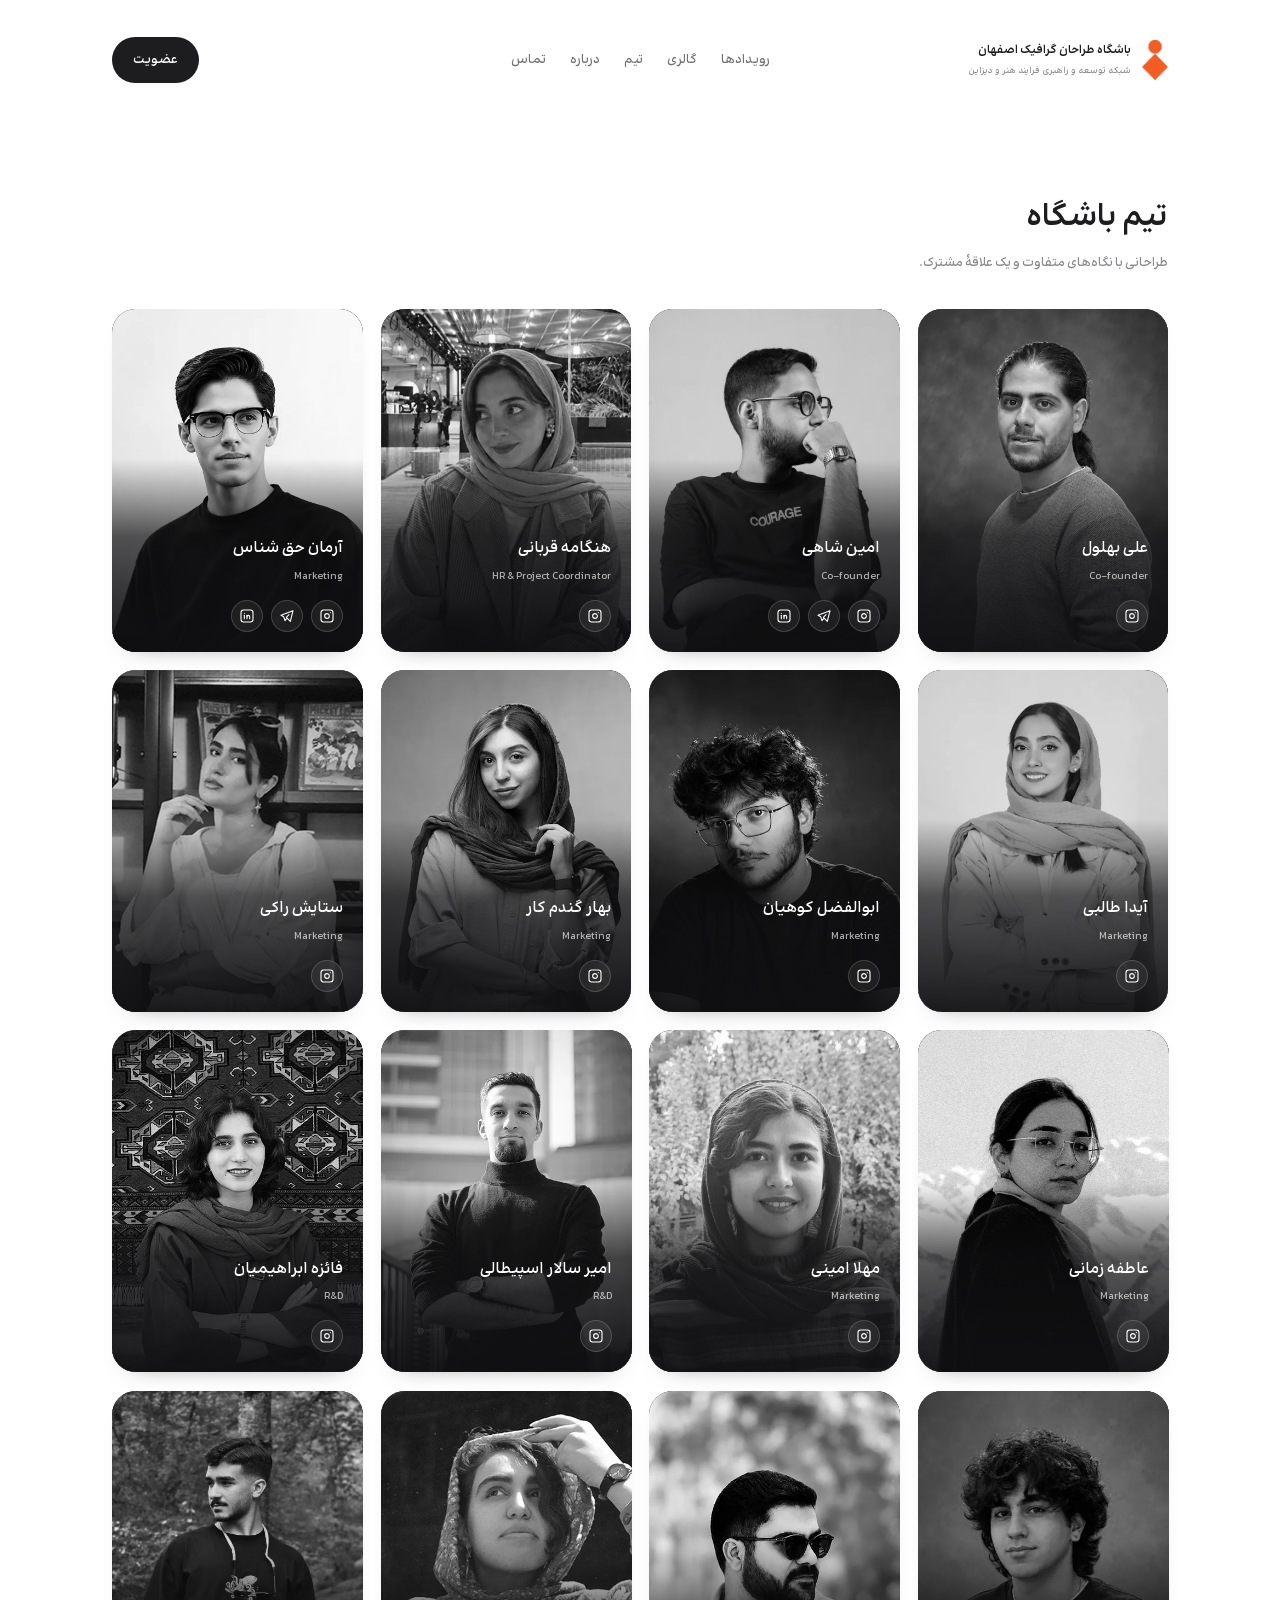
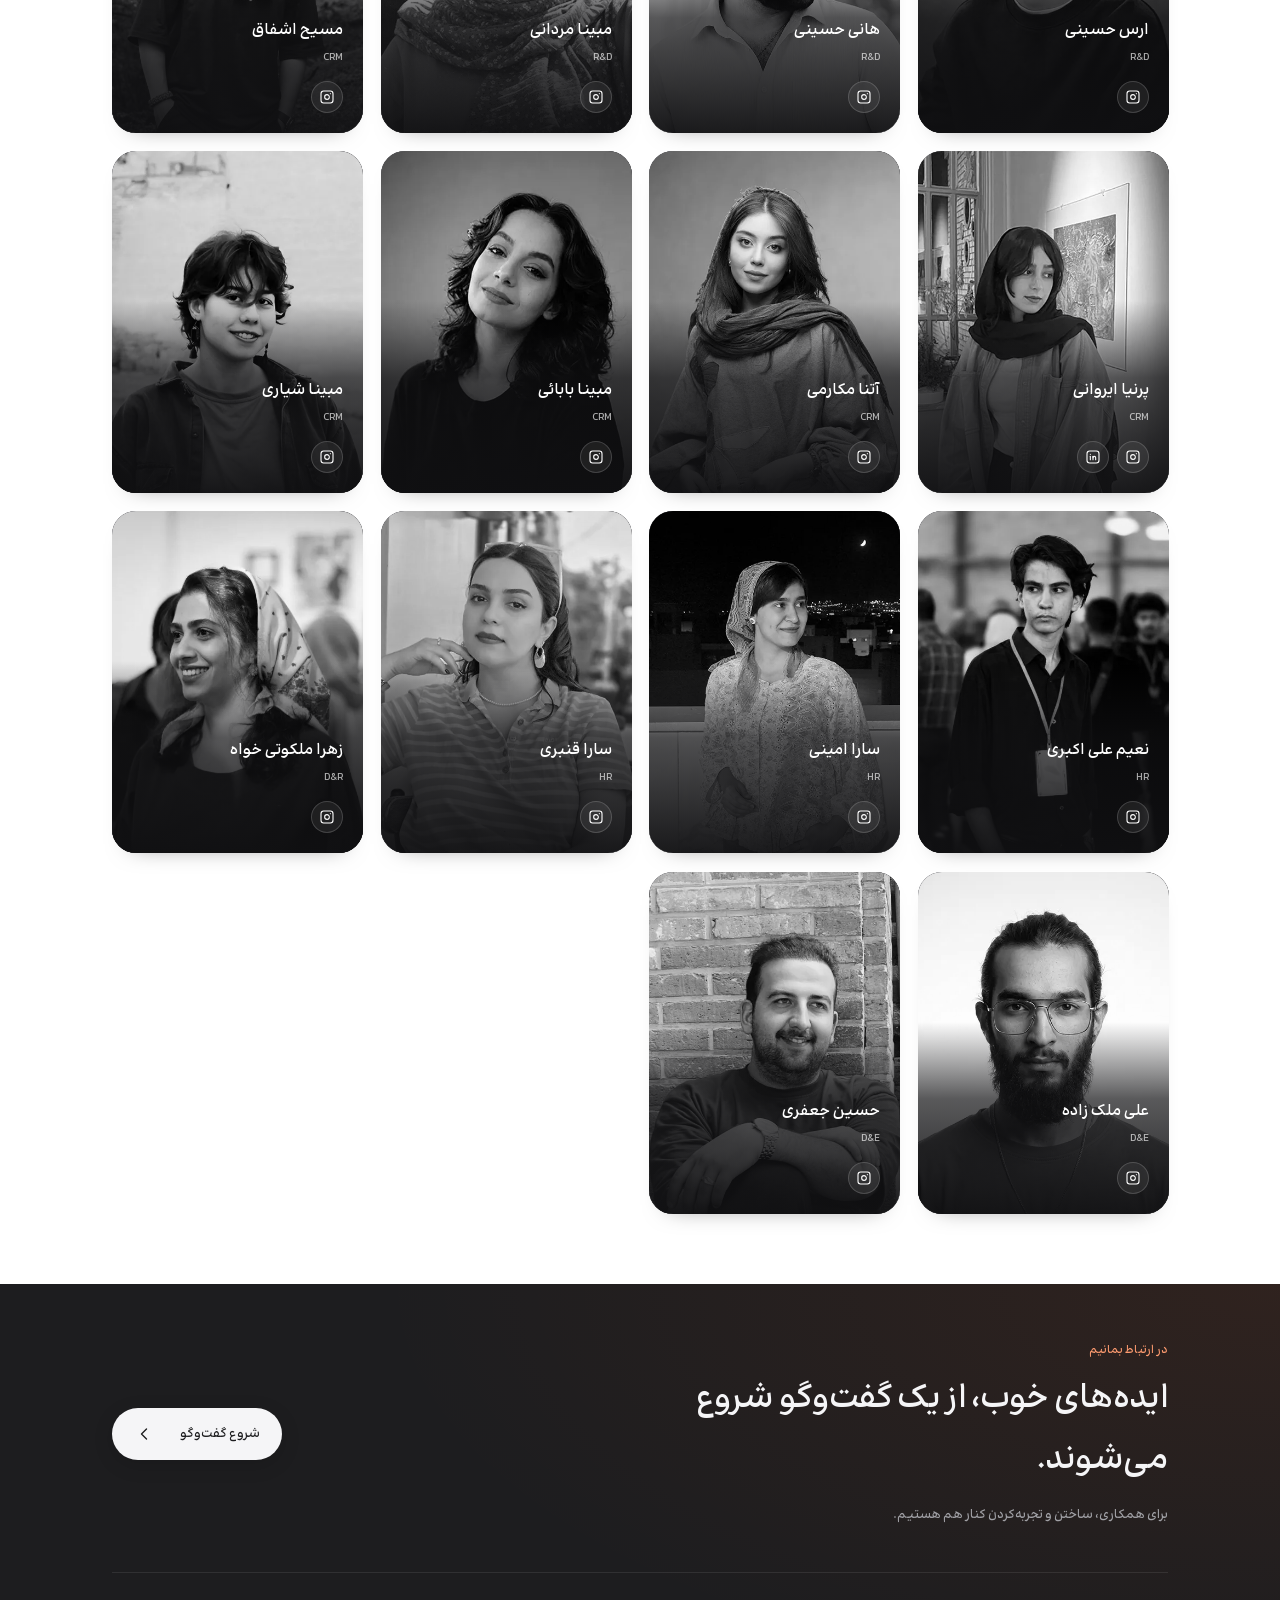
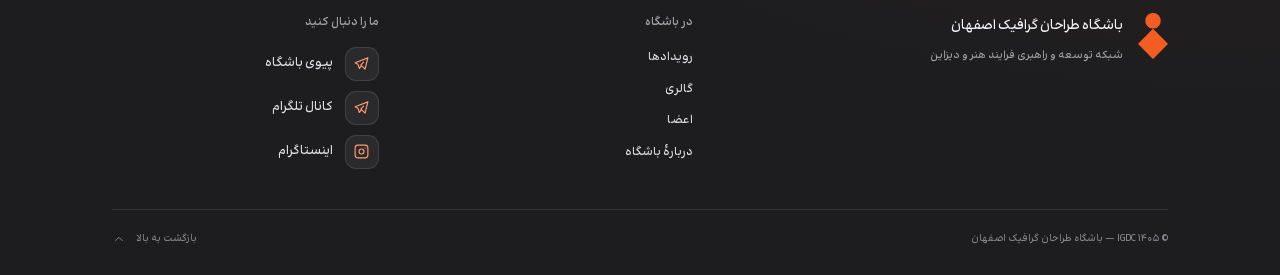
<file: members.html>
<!DOCTYPE html>
<html lang="fa" dir="rtl"><head><meta charset="utf-8"><meta name="viewport" content="width=device-width, initial-scale=1, viewport-fit=cover"><title>تیم باشگاه | IGDC</title><meta name="description" content="شبکه توسعه و راهبری فرایند هنر و دیزاین"><meta property="og:type" content="website"><meta property="og:title" content="اعضای باشگاه"><meta property="og:description" content="شبکه توسعه و راهبری فرایند هنر و دیزاین"><meta property="og:site_name" content="باشگاه طراحان گرافیک اصفهان"><meta property="og:locale" content="fa_IR"><meta property="og:image" content="https://igdc.ir/assets/img/Temp/Preview-IGDC.webp"><meta property="og:image:type" content="image/webp"><meta property="og:image:width" content="1200"><meta property="og:image:height" content="630"><meta property="og:image:alt" content="باشگاه طراحان گرافیک اصفهان"><meta name="twitter:title" content="اعضای باشگاه"><meta name="twitter:description" content="شبکه توسعه و راهبری فرایند هنر و دیزاین"><meta name="twitter:card" content="summary_large_image"><meta name="twitter:image" content="https://igdc.ir/assets/img/Temp/Preview-IGDC.webp"><meta name="theme-color" content="#ffffff"><meta name="color-scheme" content="light"><link rel="canonical" href="https://igdc.ir/members"><meta property="og:url" content="https://igdc.ir/members"><link rel="icon" type="image/png" href="/assets/img/Favicon.png"><link rel="apple-touch-icon" href="/assets/img/Favicon.png"><link rel="preload" href="/assets/fonts/Ravi-VF.ttf" as="font" type="font/ttf" crossorigin><link rel="stylesheet" href="/assets/site.css?v=11"></head><body class="collection-page"><a class="skip" href="#main">پرش به محتوا</a><svg width="0" height="0" style="position:absolute" aria-hidden="true" focusable="false"><defs>
<symbol id="cal" viewBox="0 0 24 24">
  <path d="M4 7a2 2 0 0 1 2 -2h12a2 2 0 0 1 2 2v12a2 2 0 0 1 -2 2h-12a2 2 0 0 1 -2 -2l0 -12" />
  <path d="M16 3l0 4" />
  <path d="M8 3l0 4" />
  <path d="M4 11l16 0" />
  <path d="M8 15h2v2h-2l0 -2" />
</symbol>
<symbol id="pin" viewBox="0 0 24 24">
  <path d="M9 11a3 3 0 1 0 6 0a3 3 0 0 0 -6 0" />
  <path d="M17.657 16.657l-4.243 4.243a2 2 0 0 1 -2.827 0l-4.244 -4.243a8 8 0 1 1 11.314 0" />
</symbol>
<symbol id="mail" viewBox="0 0 24 24">
  <path d="M3 7a2 2 0 0 1 2 -2h14a2 2 0 0 1 2 2v10a2 2 0 0 1 -2 2h-14a2 2 0 0 1 -2 -2v-10" />
  <path d="M3 7l9 6l9 -6" />
</symbol>
<symbol id="phone" viewBox="0 0 24 24">
  <path d="M5 4h4l2 5l-2.5 1.5a11 11 0 0 0 5 5l1.5 -2.5l5 2v4a2 2 0 0 1 -2 2a16 16 0 0 1 -15 -15a2 2 0 0 1 2 -2" />
</symbol>
<symbol id="moon" viewBox="0 0 24 24">
  <path d="M12 3c.132 0 .263 0 .393 0a7.5 7.5 0 0 0 7.92 12.446a9 9 0 1 1 -8.313 -12.454l0 .008" />
</symbol>
<symbol id="sun" viewBox="0 0 24 24">
  <path d="M8 12a4 4 0 1 0 8 0a4 4 0 1 0 -8 0" />
  <path d="M3 12h1m8 -9v1m8 8h1m-9 8v1m-6.4 -15.4l.7 .7m12.1 -.7l-.7 .7m0 11.4l.7 .7m-12.1 -.7l-.7 .7" />
</symbol>
<symbol id="ig" viewBox="0 0 24 24">
  <path d="M3 7a4 4 0 0 1 4 -4h10a4 4 0 0 1 4 4v10a4 4 0 0 1 -4 4h-10a4 4 0 0 1 -4 -4l0 -10" />
  <path d="M8.5 12a3.5 3.5 0 1 0 7 0a3.5 3.5 0 0 0 -7 0" />
  <path d="M17 7v.01" />
</symbol>
<symbol id="li" viewBox="0 0 24 24">
  <path d="M8 11v5" />
  <path d="M8 8v.01" />
  <path d="M12 16v-5" />
  <path d="M16 16v-3a2 2 0 1 0 -4 0" />
  <path d="M3 7a4 4 0 0 1 4 -4h10a4 4 0 0 1 4 4v10a4 4 0 0 1 -4 4h-10a4 4 0 0 1 -4 -4l0 -10" />
</symbol>

<symbol id="tg" viewBox="0 0 24 24">
  <path d="M15 10l-4 4l6 6l4 -16l-18 7l4 2l2 6l3 -4" />
</symbol>
<symbol id="clock" viewBox="0 0 24 24">
  <path d="M3 12a9 9 0 1 0 18 0a9 9 0 0 0 -18 0" />
  <path d="M12 7v5l3 3" />
</symbol>
<symbol id="users" viewBox="0 0 24 24">
  <path d="M5 7a4 4 0 1 0 8 0a4 4 0 1 0 -8 0" />
  <path d="M3 21v-2a4 4 0 0 1 4 -4h4a4 4 0 0 1 4 4v2" />
  <path d="M16 3.13a4 4 0 0 1 0 7.75" />
  <path d="M21 21v-2a4 4 0 0 0 -3 -3.85" />
</symbol>
<symbol id="pal" viewBox="0 0 24 24">
  <path d="M12 21a9 9 0 0 1 0 -18c4.97 0 9 3.582 9 8c0 1.06 -.474 2.078 -1.318 2.828c-.844 .75 -1.989 1.172 -3.182 1.172h-2.5a2 2 0 0 0 -1 3.75a1.3 1.3 0 0 1 -1 2.25" />
  <path d="M7.5 10.5a1 1 0 1 0 2 0a1 1 0 1 0 -2 0" />
  <path d="M11.5 7.5a1 1 0 1 0 2 0a1 1 0 1 0 -2 0" />
  <path d="M15.5 10.5a1 1 0 1 0 2 0a1 1 0 1 0 -2 0" />
</symbol>
<symbol id="bulb" viewBox="0 0 24 24">
  <path d="M3 12h1m8 -9v1m8 8h1m-15.4 -6.4l.7 .7m12.1 -.7l-.7 .7" />
  <path d="M9 16a5 5 0 1 1 6 0a3.5 3.5 0 0 0 -1 3a2 2 0 0 1 -4 0a3.5 3.5 0 0 0 -1 -3" />
  <path d="M9.7 17l4.6 0" />
</symbol>
<symbol id="chev" viewBox="0 0 24 24">
  <path d="M15 6l-6 6l6 6" />
</symbol>
<symbol id="projects" viewBox="0 0 24 24">
  <path d="M3 9a2 2 0 0 1 2 -2h14a2 2 0 0 1 2 2v9a2 2 0 0 1 -2 2h-14a2 2 0 0 1 -2 -2l0 -9" />
  <path d="M8 7v-2a2 2 0 0 1 2 -2h4a2 2 0 0 1 2 2v2" />
  <path d="M12 12l0 .01" />
  <path d="M3 13a20 20 0 0 0 18 0" />
</symbol></defs></svg><header id="hdr"><div class="wrap bar"><a class="logo" href="/#home" aria-label="باشگاه طراحان گرافیک اصفهان — خانه"><img class="brand-mark" src="/assets/img/Logo.png" alt="" width="26" height="40"><span class="brand-wordmark"><b>باشگاه طراحان گرافیک اصفهان</b><small>شبکه توسعه و راهبری فرایند هنر و دیزاین</small></span></a><nav id="menu" aria-label="ناوبری اصلی"><a href="/#events">رویدادها</a><a href="/gallery">گالری</a><a href="/members">تیم</a><a href="/about">درباره</a><a href="/#club-footer">تماس</a></nav><div class="acts"><button class="cta membership-trigger" type="button" aria-haspopup="dialog" aria-controls="membership-dialog">عضویت</button><button class="burger" id="mb" type="button" aria-label="باز کردن منو" aria-expanded="false" aria-controls="menu"><span></span></button></div></div></header><main id="main"><section class="section collection"><div class="wrap"><div class="collection-heading"><h1>تیم باشگاه</h1><p>طراحانی با نگاه‌های متفاوت و یک علاقهٔ مشترک.</p></div><div class="team"><article class="mem"><div class="ph"><span class="portrait-placeholder" aria-hidden="true"><svg class="i" aria-hidden="true"><use href="#users"/></svg></span></div><div class="mi"><h3>نام عضو اول</h3><p>مدیر باشگاه</p></div></article><article class="mem"><div class="ph"><span class="portrait-placeholder" aria-hidden="true"><svg class="i" aria-hidden="true"><use href="#users"/></svg></span></div><div class="mi"><h3>نام عضو دوم</h3><p>مدیر رویدادها</p></div></article><article class="mem"><div class="ph"><span class="portrait-placeholder" aria-hidden="true"><svg class="i" aria-hidden="true"><use href="#users"/></svg></span></div><div class="mi"><h3>نام عضو سوم</h3><p>مدیر بازاریابی</p></div></article><article class="mem"><div class="ph"><span class="portrait-placeholder" aria-hidden="true"><svg class="i" aria-hidden="true"><use href="#users"/></svg></span></div><div class="mi"><h3>نام عضو چهارم</h3><p>مدیر محتوا</p></div></article></div></div></section></main><footer class="club-footer" id="club-footer"><div class="wrap"><div class="footer-top"><div><span class="eyebrow" data-footer-eyebrow>در ارتباط بمانیم</span><h2 data-footer-title>ایده‌های خوب، از یک گفت‌وگو شروع می‌شوند.</h2><p data-footer-description>برای همکاری، ساختن و تجربه‌کردن کنار هم هستیم.</p></div><button class="footer-cta" data-footer-action type="button" aria-haspopup="dialog" aria-controls="contact-dialog">شروع گفت‌وگو <svg class="i" aria-hidden="true"><use href="#chev"/></svg></button></div><div class="footer-columns"><div class="footer-identity"><img src="/assets/img/Logo.png" alt="" width="30" height="46"><div><p data-footer-brand>باشگاه طراحان گرافیک اصفهان</p><p data-footer-tagline>شبکه توسعه و راهبری فرایند هنر و دیزاین</p></div></div><div><h3 data-footer-links-title>در باشگاه</h3><nav class="footer-links" aria-label="پیوندهای پایین صفحه"><a href="/#events">رویدادها</a><a href="/gallery">گالری</a><a href="/members">تیم</a><a href="/about">دربارهٔ باشگاه</a></nav></div><div><h3 data-footer-social-title>ما را دنبال کنید</h3><div class="footer-networks"><a href="https://t.me/igdcir">کانال تلگرام <svg class="i" aria-hidden="true"><use href="#chev"/></svg></a><a href="https://t.me/igdc_ir">گفت‌وگو در تلگرام <svg class="i" aria-hidden="true"><use href="#chev"/></svg></a><a href="https://www.instagram.com/igdc.ir/" target="_blank" rel="noopener noreferrer">اینستاگرام <svg class="i" aria-hidden="true"><use href="#chev"/></svg></a></div></div></div><div class="footer-bottom"><p data-footer-copyright>© ۱۴۰۵ IGDC — باشگاه طراحان گرافیک اصفهان</p><a href="#main">بازگشت به بالا <svg class="i" aria-hidden="true"><use href="#chev"/></svg></a></div></div></footer><dialog class="membership-dialog" id="membership-dialog" aria-labelledby="membership-title"><button type="button" class="dialog-close" data-close-membership aria-label="بستن">×</button><div class="membership-art" data-membership-art aria-hidden="true"></div><div class="membership-content"><span class="eyebrow">عضویت در باشگاه</span><h2 id="membership-title">دیدار بعدی ما، به‌زودی.</h2><span class="membership-state"><span></span>عضویت فعلاً بسته است</span><p>زمان شروع عضویت در شبکه‌های اجتماعی باشگاه اعلام می‌شود.</p><div class="dialog-socials"><a class="social-link" href="https://t.me/igdcir" data-channel-link target="_blank" rel="noopener noreferrer"><svg class="i" aria-hidden="true"><use href="#tg"/></svg>کانال تلگرام</a><a class="social-link" href="https://www.instagram.com/igdc.ir/" data-instagram-link target="_blank" rel="noopener noreferrer"><svg class="i" aria-hidden="true"><use href="#ig"/></svg>اینستاگرام</a></div></div></dialog><div class="lb" id="lb" hidden role="dialog" aria-modal="true" aria-label="نمایش تصویر"><button class="lb-x" id="lbx" type="button" aria-label="بستن تصویر">×</button><img id="lbimg" alt=""></div><script src="/assets/main.js?v=13" defer></script><script src="/assets/cms.js?v=11" defer></script><dialog class="contact-dialog" id="contact-dialog" aria-labelledby="contact-title"><button type="button" class="dialog-close" data-close-contact aria-label="بستن">×</button><span class="eyebrow">در ارتباط بمانیم</span><h2 id="contact-title">شروع گفت‌وگو</h2><p class="contact-intro">اطلاعات تماس و پیامتان را برای ما بنویسید.</p><form class="cform" id="cf"><div class="form-row"><div class="fld"><label for="fname">نام و نام خانوادگی</label><input id="fname" name="name" autocomplete="name" required maxlength="120"></div><div class="fld"><label for="fphone">شماره موبایل</label><input id="fphone" name="phone" type="tel" dir="ltr" autocomplete="tel" required maxlength="24"></div></div><div class="form-row"><div class="fld"><label for="femail">ایمیل (اختیاری)</label><input id="femail" name="email" type="email" dir="ltr" autocomplete="email" maxlength="160"></div><div class="fld"><label for="fsubject">موضوع گفت‌وگو</label><div class="select-wrap"><select id="fsubject" name="subject"><option>همکاری</option><option>رویدادها</option><option>سایر موضوعات</option></select><svg class="i" aria-hidden="true"><use href="#chev"/></svg></div></div></div><div class="fld"><label for="fmessage">پیام شما</label><textarea id="fmessage" name="message" required maxlength="5000"></textarea></div><div class="honeypot" aria-hidden="true"><label for="ftrap">این قسمت را خالی بگذارید</label><input id="ftrap" name="_gotcha" tabindex="-1" autocomplete="off"></div><p class="form-note" id="contact-note">ارسال فرم هنوز فعال نشده؛ از شبکه‌های اجتماعی زیر با ما در تماس باشید.</p><button class="btn" type="submit" disabled>ارسال پیام <svg class="i" aria-hidden="true"><use href="#chev"/></svg></button><p class="fstat" id="fstat" role="status" aria-live="polite"></p></form><div class="contact-networks" aria-label="شبکه‌های اجتماعی"><a class="network-link" href="https://t.me/igdc_ir" target="_blank" rel="noopener noreferrer"><span class="network-icon"><svg class="i" aria-hidden="true"><use href="#tg"/></svg></span><span class="network-copy"><span class="network-label">پیوی باشگاه</span><span class="network-handle" dir="ltr">@igdc_ir</span></span></a><a class="network-link" href="https://t.me/igdcir" target="_blank" rel="noopener noreferrer"><span class="network-icon"><svg class="i" aria-hidden="true"><use href="#tg"/></svg></span><span class="network-copy"><span class="network-label">کانال تلگرام</span><span class="network-handle" dir="ltr">@igdcir</span></span></a><a class="network-link" href="https://www.instagram.com/igdc.ir/" target="_blank" rel="noopener noreferrer"><span class="network-icon"><svg class="i" aria-hidden="true"><use href="#ig"/></svg></span><span class="network-copy"><span class="network-label">اینستاگرام</span><span class="network-handle" dir="ltr">@igdc.ir</span></span></a></div></dialog></body></html>
</file>
<file: assets/site.css>
@font-face{font-family:Ravi;src:url('fonts/Ravi-VF.ttf') format('truetype');font-weight:200 600;font-display:swap}
:root{color-scheme:light;--ink:#1d1d1f;--mute:#86868b;--accent:#f45c1c;--accent-ink:#c4430d;--line:#e8e8ed;--soft:#f5f5f7;--radius:24px}
*{box-sizing:border-box;margin:0}html{scroll-behavior:smooth;scroll-padding-top:20px;-webkit-text-size-adjust:100%}body{background:#fff;color:var(--ink);font:400 15px/1.9 var(--site-font,Ravi),system-ui,sans-serif;-webkit-font-smoothing:antialiased}button,input,textarea,select{font:inherit}button,a,input,select,textarea{-webkit-tap-highlight-color:transparent}button{cursor:pointer}a{color:inherit;text-decoration:none}button:disabled{cursor:default}img{display:block;max-width:100%}h1,h2,h3,h4,b,strong{font-weight:500}h1,h2,h3{line-height:1.65}svg.i{width:20px;height:20px;fill:none;stroke:currentColor;stroke-width:1.65;stroke-linecap:round;stroke-linejoin:round;flex:none}a,button,input,textarea,select{touch-action:manipulation}:focus-visible{outline:2px solid var(--accent);outline-offset:4px}::selection{background:#ffe2d2;color:var(--ink)}[hidden]{display:none!important}.wrap{width:min(1120px,100%);padding-inline:32px;margin-inline:auto;min-width:0}.skip{position:absolute;top:8px;right:8px;transform:translateY(-180%);background:var(--ink);color:#fff;padding:8px 16px;z-index:500}.skip:focus{transform:none}
/* Header */
header{position:relative;z-index:30;background:transparent}.bar{min-height:88px;display:flex;align-items:center;justify-content:space-between;gap:24px}.logo{display:flex;align-items:center;gap:11px;flex:none}.brand-mark{width:26px;height:40px;object-fit:contain}.brand-wordmark{display:grid;gap:1px}.brand-wordmark b{font-size:12px;white-space:nowrap}.brand-wordmark small{font-size:10px;color:var(--mute);letter-spacing:.12em}nav{display:flex;align-items:center;gap:24px}nav a{font-size:13px;padding-block:9px;color:#6e6e73}nav a:hover,nav a[aria-current]{color:var(--accent-ink)}.acts{display:flex;align-items:center;gap:12px}.cta,.btn{border:0;border-radius:999px;background:var(--ink);color:#fff;display:inline-flex;align-items:center;justify-content:center;gap:12px;font-weight:450;font-size:13px;padding:11px 21px;white-space:nowrap}.cta,.btn{box-shadow:0 2px 4px #00000008;transition:background .2s,box-shadow .2s,transform .2s}.cta:hover,.btn:hover{background:#363638;box-shadow:0 4px 12px #00000012}.cta:active,.btn:active{transform:scale(.98)}.burger{display:none;align-items:center;justify-content:center;width:40px;height:40px;background:none;border:1px solid var(--line);border-radius:9px}.burger span,.burger span::before,.burger span::after{width:16px;height:1.5px;background:var(--ink);position:relative;display:block}.burger span::before,.burger span::after{content:'';position:absolute;left:0}.burger span::before{top:-5px}.burger span::after{top:5px}header.open .burger span{background:transparent}header.open .burger span::before{top:0;transform:rotate(45deg)}header.open .burger span::after{top:0;transform:rotate(-45deg)}
/* Introduction and optional feature */
.hero{padding:28px 0 46px}.hero-copy{text-align:center;margin:0 auto 26px;max-width:780px}.hero h1{font-size:clamp(25px,3.4vw,40px);font-weight:500;letter-spacing:-.025em;text-wrap:balance}.hero .sub{font-size:clamp(14px,1.6vw,17px);color:var(--mute);margin-top:8px}.feature-stage{position:relative;min-height:300px;isolation:isolate;border-radius:20px;overflow:hidden;background:#191a1d}.stage-art{position:absolute;inset:0;direction:ltr;background-image:linear-gradient(#ffffff03 1px,transparent 1px),linear-gradient(90deg,#ffffff03 1px,transparent 1px);background-size:44px 44px;display:grid;place-items:center}.stage-word{font:450 clamp(70px,11vw,130px)/1 Ravi,system-ui,sans-serif;color:#fff;letter-spacing:.045em;opacity:.92;direction:ltr;text-align:center;padding-inline-start:.045em;display:block;line-height:1;text-box-trim:trim-both;text-box-edge:cap alphabetic}.orb,.orb2{position:absolute;background:radial-gradient(circle at 30% 26%,#ffbd94,#f45c1c);box-shadow:0 18px 50px -22px #f45c1c90;will-change:transform}.orb{width:76px;height:76px;right:21%;bottom:18%;border-radius:50%;animation:float-circle 8s ease-in-out infinite alternate}.orb2{width:54px;height:54px;left:23%;top:21%;transform:rotate(45deg);animation:float-diamond 10s ease-in-out infinite alternate}@keyframes float-circle{from{transform:translate(0,0)}to{transform:translate(18px,-24px)}}@keyframes float-diamond{from{transform:translate(0,0) rotate(45deg)}to{transform:translate(-20px,24px) rotate(65deg)}}.feature-image{position:absolute;inset:0;width:100%;height:100%;object-fit:cover}.feature-stage.has-banner::after{content:'';position:absolute;inset:0;background:linear-gradient(90deg,#0001,#000a);z-index:0;pointer-events:none}.feature-copy{position:relative;z-index:1;min-height:300px;display:flex;flex-direction:column;align-items:flex-start;justify-content:center;padding:36px 42px;color:#fff;max-width:660px}.feature-copy h2{font-size:clamp(24px,3.2vw,36px);font-weight:500}.feature-copy p{font-size:15px;color:#ffffffcb;margin-top:10px;max-width:48ch}.feature-link{display:inline-flex;gap:14px;align-items:center;margin-top:20px;background:#fff;color:var(--ink);padding:10px 18px;border-radius:8px;font-size:13px}.stats{display:grid;grid-template-columns:repeat(3,minmax(0,1fr));gap:12px;margin-top:14px}.stat{display:flex;align-items:center;justify-content:center;gap:14px;background:var(--soft);border-radius:18px;padding:14px 12px;box-shadow:inset 0 1px 0 #ffffffb3;min-width:0}.stat strong{font-size:24px;line-height:1.3;color:#1d1d1f;font-weight:450}.stat span{font-size:12px;color:var(--mute)}
/* Shared sections */
.section{padding:70px 0}.section-tint{background:var(--soft)}.section-heading{display:flex;justify-content:space-between;align-items:center;gap:28px;margin-bottom:28px}.section-heading>p{font-size:13px;color:var(--mute);max-width:36ch}.eyebrow{display:block;font-size:11px;color:var(--accent-ink);margin-bottom:6px}h2{font-size:clamp(23px,3vw,31px);letter-spacing:-.02em}.text-link{display:inline-flex;align-items:center;gap:8px;font-size:12px;color:var(--mute);white-space:nowrap;padding:8px 0}.text-link .i{width:15px;height:15px}.text-link:hover{color:var(--accent-ink)} .empty-state{grid-column:1/-1;font-size:13px;text-align:center;color:var(--mute);padding:36px 20px;border:1px solid var(--line);border-radius:var(--radius);background:#fafafa}
/* Gallery */
.gal{display:grid;grid-template-columns:repeat(3,minmax(0,1fr));gap:18px}.tile{position:relative;aspect-ratio:4/3;border-radius:24px;overflow:hidden;background:#eee}.tile:has(.shot){cursor:zoom-in}.shot{width:100%;height:100%;object-fit:cover;transition:transform .3s}.tile:hover .shot{transform:scale(1.025)}.art{position:absolute;inset:0;background:#f5f5f7;display:grid;place-items:center;color:#bbb}.art:has(+.shot){display:none}.cap{position:absolute;inset-inline:0;bottom:0;padding:36px 16px 14px;color:#fff;background:linear-gradient(transparent,#0009);display:flex;justify-content:space-between;gap:8px;align-items:end}.cap b{font-size:12px}.cap span{font-size:10px}
/* Member grid and horizontal rail */
.team{display:grid;grid-template-columns:repeat(4,minmax(0,1fr));gap:18px}.mem{min-width:0;overflow:hidden;border-radius:22px;box-shadow:0 2px 8px #1d1d1f03;background:#fff;border:1px solid #e8e8ed}.ph{position:relative;aspect-ratio:4/4.3;background:#f0f0f3;overflow:hidden}.ph img{width:100%;height:100%;object-fit:cover}.portrait-placeholder{position:absolute;inset:0;display:grid;place-items:center;color:#c4c4cb}.portrait-placeholder .i{width:44px;height:44px;stroke-width:1}.mi{padding:14px 14px 16px}.mi h3{font-size:14px;line-height:1.8}.mi p{color:var(--mute);font-size:11px;margin-top:3px}.soc{display:flex;gap:8px;margin-top:10px}.soc a{display:grid;place-items:center;color:var(--mute);width:28px;height:28px}.soc .i{width:16px;height:16px}.member-actions{display:flex;align-items:center;gap:24px}.rail-controls{display:flex;gap:8px;direction:rtl}.rail-button{display:grid;place-items:center;width:36px;height:36px;border:1px solid #e0e0e5;border-radius:50%;background:#fff;color:var(--ink);box-shadow:0 2px 5px #1d1d1f05;transition:background .2s,color .2s}[data-rail-prev] .i{transform:rotate(180deg)}.rail-button:disabled{opacity:.3}.rail-button:not(:disabled):hover{background:var(--ink);color:#fff;border-color:var(--ink)}#team .members-strip{display:grid;grid-auto-flow:column;grid-template-columns:none;grid-auto-columns:calc((100% - 54px)/4);gap:18px;overflow-x:auto;overflow-y:hidden;scroll-snap-type:x mandatory;scrollbar-width:none;overscroll-behavior-inline:contain;scroll-padding:0;padding:1px;touch-action:pan-x pan-y}#team .members-strip::-webkit-scrollbar{display:none}.members-strip .mem{scroll-snap-align:start}.rail-status{font-size:11px;color:var(--mute);margin-top:12px;min-height:21px;text-align:left}
/* About */
.about-layout{display:grid;grid-template-columns:1fr 1fr;align-items:center;gap:60px}.statement{font-size:clamp(21px,2.6vw,28px);line-height:1.9;font-weight:500}.statement span{display:block;color:var(--mute);font-size:15px;line-height:2.2;margin-top:16px;font-weight:400}.vals{display:grid;grid-template-columns:1fr 1fr;gap:28px 24px}.val{border:0;text-align:right}.val>.i{color:var(--accent-ink);background:#fff1e9;border-radius:15px;box-sizing:content-box;width:24px;height:24px;padding:10px;margin-bottom:9px}.val h3{font-size:14px}.val p{font-size:11px;color:var(--mute);margin-top:3px}
/* Contact */
.contact-layout{display:grid;grid-template-columns:.8fr 1.2fr;align-items:start;gap:70px}.contact-copy>p{font-size:14px;color:var(--mute);margin-top:15px;max-width:35ch;line-height:2.1}.contact-socials{display:grid;gap:14px;margin-top:28px}.contact-socials a{display:flex;align-items:center;gap:12px;font-size:12px;color:var(--mute);padding:8px 0}.contact-socials a>.i{color:var(--accent-ink);width:23px;height:23px}.contact-socials b{display:block;font-size:13px;color:var(--ink);font-weight:450;margin-top:2px}.contact-socials a:hover b{color:var(--accent-ink)}.cform{display:grid;gap:18px;border:1px solid var(--line);border-radius:26px;background:#fff;padding:28px;box-shadow:0 4px 24px #1d1d1f04,0 16px 48px #1d1d1f03}.cform h3{font-size:18px;margin-bottom:1px}.form-row{display:grid;grid-template-columns:1fr 1fr;gap:16px}.fld{min-width:0}.fld label{display:block;font-size:11px;margin-bottom:7px;color:#6e6e73}.optional{color:#86868b;font-size:10px}.fld input,.fld select,.fld textarea{width:100%;background:#fafafa;color:var(--ink);border:1px solid #e4e4e9;border-radius:12px;padding:11px 12px;font-size:12px;line-height:1.8;min-height:44px;outline:none}.fld input:focus,.fld select:focus,.fld textarea:focus{border-color:#f1a67a;box-shadow:0 0 0 4px #f45c1c12;background:#fff}.fld input::placeholder,.fld textarea::placeholder{color:#96969c}.fld textarea{min-height:110px;resize:vertical}.select-wrap{position:relative}.select-wrap select{appearance:none;-webkit-appearance:none;padding-inline-end:38px;cursor:pointer}.select-wrap>.i{position:absolute;inset-inline-end:12px;top:15px;width:14px;height:14px;transform:rotate(-90deg);pointer-events:none;color:var(--mute)}.form-bottom{display:flex;gap:20px;align-items:center;justify-content:space-between}.form-note{font-size:10px;color:var(--mute);max-width:25ch;line-height:1.9}.btn:disabled{background:#b5b5bb}.btn .i{width:16px;height:16px}.fstat{font-size:12px;line-height:2;color:var(--accent-ink)}.fstat:empty{display:none}.honeypot{position:absolute;width:1px;height:1px;padding:0;border:0;overflow:hidden;clip-path:inset(50%);opacity:0;pointer-events:none}
/* Footer and collection pages */
footer{padding:32px 0;border-top:1px solid var(--line)}.footer-inner{display:flex;align-items:center;justify-content:space-between;gap:25px}.footer-name{font-size:12px}.footer-description{font-size:10px;color:var(--mute);margin-top:3px}.footer-socials{display:flex;flex-wrap:wrap;gap:18px}.footer-socials a{display:inline-flex;align-items:center;gap:6px;font-size:10px;color:var(--mute)}.footer-socials .i{width:15px;height:15px}.copyright{font-size:10px;color:var(--mute);white-space:nowrap}.collection{min-height:65vh}.collection-heading{margin-bottom:34px}.collection-heading h1{font-size:32px;margin-top:18px}.collection-heading p{font-size:13px;color:var(--mute);margin-top:6px}
/* Membership and image dialogs */
.membership-dialog{position:fixed;inset:0;margin:auto;width:min(440px,calc(100% - 32px));max-height:calc(100dvh - 40px);overflow:auto;border:1px solid var(--line);border-radius:28px;padding:34px 28px;color:var(--ink);background:#fff;box-shadow:0 20px 100px #0002}.membership-dialog::backdrop{background:#1d1d1f66;backdrop-filter:blur(10px)}.membership-dialog h2{font-size:23px;margin-top:10px}.membership-dialog>p{font-size:13px;color:var(--mute);margin-top:10px;line-height:2.1}.dialog-close{position:absolute;inset-inline-end:14px;top:10px;font-size:24px;line-height:1;width:30px;height:30px;border:0;background:transparent;color:var(--mute)}.dialog-socials{display:flex;flex-wrap:wrap;gap:12px;margin-top:24px}.social-link{display:inline-flex;align-items:center;gap:8px;padding:10px 12px;background:var(--soft);border:1px solid var(--line);border-radius:999px;font-size:12px}.social-link .i{width:17px;height:17px}.lb{position:fixed;inset:0;z-index:1000;display:grid;place-items:center;background:#111e;padding:30px}.lb img{max-width:100%;max-height:85dvh;object-fit:contain;border-radius:8px}.lb-x{position:absolute;top:16px;left:16px;border:0;background:#ffffff25;color:#fff;border-radius:50%;width:40px;height:40px;font-size:24px}
/* Responsive layouts */
@media(max-width:1000px){.bar{gap:18px}nav{gap:17px}.brand-wordmark b{font-size:11px}.contact-layout{gap:36px}.about-layout{gap:36px}}
@media(max-width:800px){.wrap{padding-inline:24px}.bar{min-height:76px;gap:12px}.brand-wordmark b{font-size:12px}.brand-wordmark small{font-size:9px}nav{display:none;position:absolute;top:calc(100% - 5px);inset-inline:24px;flex-direction:column;align-items:stretch;gap:0;background:#fff;border:1px solid var(--line);border-radius:12px;padding:8px;box-shadow:0 15px 35px #1d1d1f0d}header.open nav{display:flex}nav a{padding:12px 14px;font-size:14px}.burger{display:flex}.cta{padding:10px 16px}.hero{padding-top:20px;padding-bottom:34px}.hero-copy{margin-bottom:22px}.feature-stage,.feature-copy{min-height:270px}.feature-copy{padding:28px}.orb{right:17%}.orb2{left:20%}.section{padding:52px 0}.section-heading{margin-bottom:24px}.team{grid-template-columns:repeat(3,minmax(0,1fr))}#team .members-strip{grid-auto-columns:calc((100% - 36px)/3)}.gal{grid-template-columns:repeat(2,minmax(0,1fr))}.about-layout{grid-template-columns:1fr 1fr;gap:30px}.statement{font-size:23px}.statement span{font-size:13px}.vals{gap:24px 16px}.contact-layout{grid-template-columns:1fr;gap:24px}.contact-copy>p{max-width:none}.contact-socials{display:flex;flex-wrap:wrap;gap:20px;margin-top:15px}.contact-socials a{font-size:11px}.contact-socials b{font-size:12px}.cform{padding:24px}.footer-inner{align-items:flex-start;flex-wrap:wrap}.footer-socials{gap:16px}.copyright{margin-inline-start:auto}}
@media(max-width:560px){.wrap{padding-inline:20px}.bar{min-height:72px}.brand-mark{width:22px;height:34px}.brand-wordmark{max-width:180px}.brand-wordmark b{font-size:10px;white-space:normal;line-height:1.8}.brand-wordmark small{font-size:8px}.logo{gap:8px}.acts{gap:8px}.cta{font-size:12px;padding:9px 13px}.burger{width:36px;height:36px}nav{inset-inline:20px}.hero{padding:18px 0 28px}.hero h1{font-size:25px;line-height:1.7;max-width:24ch;margin:auto}.hero .sub{font-size:12px;line-height:2;margin-top:8px;max-width:31ch;margin-inline:auto}.feature-stage,.feature-copy{min-height:225px;border-radius:14px}.stage-word{font-size:74px}.orb{width:52px;height:52px;right:13%;bottom:18%}.orb2{width:37px;height:37px;left:15%;top:20%}.feature-copy{padding:24px;max-width:100%}.feature-copy h2{font-size:23px}.feature-copy p{font-size:12px;line-height:2}.feature-link{margin-top:15px;padding:8px 14px;font-size:12px}.stats{gap:7px;margin-top:10px}.stat{flex-direction:column;gap:3px;padding:12px 3px}.stat strong{font-size:21px}.stat span{font-size:9px;text-align:center}.section{padding:42px 0}.section-heading{gap:14px;align-items:center;margin-bottom:22px}.section-heading>p{display:none}h2{font-size:24px}.eyebrow{font-size:10px;margin-bottom:4px}.gal{grid-template-columns:1fr;gap:14px}.member-actions{gap:12px;flex-wrap:wrap;justify-content:flex-end}.all-members{font-size:11px}.rail-controls{gap:6px}.rail-button{width:32px;height:32px}.rail-button .i{width:17px;height:17px}.members-heading{align-items:end}.members-heading h2{font-size:22px}.member-actions .all-members{flex-basis:100%;justify-content:flex-end;padding:0}.team{grid-template-columns:repeat(2,minmax(0,1fr));gap:12px}#team .members-strip{grid-auto-columns:calc((100% - 12px)/2);gap:12px}.mi{padding:11px 10px 12px}.mi h3{font-size:12px}.mi p{font-size:10px}.ph{aspect-ratio:4/4.5}.rail-status{font-size:10px;margin-top:9px}.about-layout{grid-template-columns:1fr;gap:30px}.statement{font-size:22px;line-height:1.9}.statement span{font-size:13px;line-height:2.1;margin-top:12px}.vals{gap:25px 20px}.val h3{font-size:13px}.val p{font-size:10px}.val>.i{width:22px;height:22px;padding:9px;margin-bottom:7px}.contact-copy>p{font-size:12px;margin-top:8px}.contact-socials{gap:14px 20px}.contact-socials a>.i{width:20px;height:20px}.cform{padding:20px;gap:16px}.cform h3{font-size:17px}.form-row{grid-template-columns:1fr;gap:16px}.fld input,.fld select,.fld textarea{font-size:16px;min-height:46px;padding:10px 12px}.fld label{font-size:11px}.fld textarea{min-height:106px;font-size:14px}.select-wrap>.i{top:16px}.form-bottom{align-items:stretch;flex-direction:column;gap:9px}.form-note{max-width:none;font-size:10px}.btn{min-height:44px}.footer-inner{gap:18px}.footer-name{font-size:11px}.footer-description{font-size:10px;max-width:30ch}.footer-socials{flex-basis:100%;gap:16px}.copyright{margin:0}.collection-heading h1{font-size:27px}.collection-heading p{font-size:12px}.membership-dialog{padding:30px 22px}.membership-dialog h2{font-size:21px}.membership-dialog>p{font-size:12px}}
@media(max-width:350px){.wrap{padding-inline:16px}.brand-wordmark{max-width:145px}.brand-wordmark b{font-size:9px}.brand-mark{width:20px;height:31px}.bar{gap:8px}.cta{padding:9px 10px}.hero h1{font-size:23px}.stat span{font-size:8px}.members-heading h2{font-size:20px}.contact-socials{gap:10px}.footer-socials{gap:12px}}
@media(prefers-reduced-motion:reduce){html{scroll-behavior:auto}*,*::before,*::after{animation:none!important;transition:none!important}.orb2{transform:rotate(45deg)}}

/* Immersive hero, portrait cards and editable club footer */
.sr-only{position:absolute;width:1px;height:1px;padding:0;margin:-1px;overflow:hidden;clip-path:inset(50%);white-space:nowrap;border:0}
.hero{padding-top:12px;padding-bottom:52px}.feature-stage,.feature-copy{min-height:440px}.feature-stage{border-radius:30px;box-shadow:0 24px 60px -35px #1d1d1f70}.stage-word{font-size:clamp(110px,15vw,180px)}.orb{width:100px;height:100px}.orb2{width:71px;height:71px}
.stats{position:relative;isolation:isolate;margin:22px 18px 0;gap:0;border:1px solid #e8e8ed;background:linear-gradient(145deg,#fff,#f7f7fa);border-radius:24px;box-shadow:0 12px 35px -22px #1d1d1f40;overflow:hidden}.stats::before{content:'';position:absolute;inset:0;background:radial-gradient(ellipse at 95% 0,#ff6a0010,transparent 55%);z-index:-1}.stat{position:relative;flex-direction:column;gap:5px;background:transparent;border-radius:0;padding:24px 12px;box-shadow:none}.stat:not(:last-child)::after{content:'';position:absolute;inset-inline-end:0;top:28%;height:44%;width:1px;background:linear-gradient(transparent,#dcdce3,transparent)}.stat strong{font-size:38px;font-weight:450;letter-spacing:-.04em}.stat span{font-size:12px}.stat:hover strong{color:var(--accent-ink);transform:translateY(-3px)}.stat strong{transition:color .3s,transform .3s}
.mem{position:relative;isolation:isolate;border:0;border-radius:24px;background:#2b2b30;box-shadow:0 12px 24px -20px #0008;aspect-ratio:3/4.1;transition:box-shadow .4s}.mem:hover,.mem:focus-within{box-shadow:0 16px 30px -18px #0007}.ph{position:absolute;inset:0;aspect-ratio:auto;background:radial-gradient(ellipse at 25% 10%,#77777f,#333338 60%,#232326)}.ph img{filter:grayscale(1);transition:filter .65s,transform .8s cubic-bezier(.2,.7,.2,1)}.mem:hover .ph img,.mem:focus-within .ph img{filter:grayscale(0);transform:scale(1.045)}.portrait-placeholder{color:#ffffff26}.portrait-placeholder .i{width:58px;height:58px;stroke-width:1.2}.mi{position:absolute;inset-inline:0;bottom:0;z-index:1;padding:76px 20px 20px;background:linear-gradient(transparent,#101012b0 40%,#101012f2);color:#fff;transition:padding .4s}.mi h3{font-size:16px;font-weight:450}.mi p{color:#ffffffa8;font-size:11px}.soc{gap:8px;margin-top:12px}.soc a{color:#fff;width:32px;height:32px;border:1px solid #ffffff2b;background:#ffffff12;backdrop-filter:blur(10px);border-radius:50%;transition:background .25s,transform .25s,border-color .25s}.soc a:hover,.soc a:focus-visible{background:var(--accent);border-color:var(--accent);transform:translateY(-3px)}.soc .i{width:16px;height:16px}
.club-footer{position:relative;isolation:isolate;overflow:hidden;padding:0;background:#1d1d1f;color:#f5f5f7;border:0}.club-footer::before{content:'';position:absolute;inset:0;z-index:-1;background:radial-gradient(ellipse at 100% 0,#f45c1c16,transparent 50%);pointer-events:none}.footer-top{display:flex;align-items:center;justify-content:space-between;gap:36px;padding:56px 0 44px;border-bottom:1px solid #ffffff16}.club-footer .eyebrow{color:#ff9c70;font-size:12px}.footer-top h2{font-size:clamp(23px,3vw,34px);max-width:25ch;font-weight:450;line-height:1.8}.footer-top p{color:#a1a1a6;font-size:13px;margin-top:12px}.footer-cta{display:inline-flex;align-items:center;justify-content:center;gap:26px;flex:none;background:#f5f5f7;color:#1d1d1f;border-radius:999px;padding:14px 22px;font-size:13px;box-shadow:0 5px 20px #0002;transition:background .3s,transform .3s}.footer-cta:hover{background:#ff915e;transform:translateY(-3px)}.footer-columns{display:grid;grid-template-columns:1.6fr 1fr 1fr;gap:48px;padding:40px 0}.footer-identity{display:flex;align-items:start;gap:15px}.footer-identity img{object-fit:contain}.footer-identity p:first-child{font-size:14px}.footer-identity p+p{font-size:11px;color:#a1a1a6;max-width:30ch;margin-top:6px}.footer-columns h3{font-size:12px;font-weight:450;margin-bottom:14px;color:#a1a1a6}.club-footer nav.footer-links{display:grid;position:static;inset:auto;background:none;border:0;box-shadow:none;padding:0;gap:9px;align-items:start}.club-footer nav.footer-links a,.footer-networks a{font-size:12px;padding:0;color:#e1e1e6;transition:color .25s}.club-footer nav.footer-links a:hover,.footer-networks a:hover{color:#ff9c70}.footer-networks{display:grid;gap:12px}.footer-networks a{display:flex;align-items:center;gap:14px}.footer-networks .i{width:14px;height:14px;transform:rotate(45deg);color:#86868b}.footer-bottom{padding:20px 0 26px;border-top:1px solid #ffffff16;display:flex;align-items:center;justify-content:space-between;gap:20px;color:#86868b;font-size:10px}.footer-bottom a{display:flex;align-items:center;gap:10px}.footer-bottom .i{width:14px;height:14px;transform:rotate(90deg)}
.reveal-ready{opacity:0;transform:translateY(22px);transition:opacity .75s ease,transform .75s cubic-bezier(.2,.7,.2,1);transition-delay:var(--reveal-delay,0ms)}.reveal-ready.is-visible{opacity:1;transform:none}
.tile{transition:box-shadow .4s,opacity .75s,transform .75s}.tile:hover{box-shadow:0 16px 36px -18px #0005}.val>.i{transition:transform .35s,background .35s}.val:hover>.i{transform:translateY(-4px) rotate(-5deg);background:#ffe5d7}
@media(max-width:800px){.feature-stage,.feature-copy{min-height:370px}.stage-word{font-size:140px}.orb{width:82px;height:82px}.orb2{width:58px;height:58px}.stats{margin-inline:8px}.stat{padding:22px 10px}.stat strong{font-size:32px}.footer-columns{grid-template-columns:1.3fr 1fr 1fr;gap:24px}.footer-top{gap:24px;padding-top:44px}.footer-top h2{font-size:27px}.footer-cta{gap:15px}}
@media(max-width:560px){.hero{padding-top:8px;padding-bottom:34px}.feature-stage,.feature-copy{min-height:320px}.feature-stage{border-radius:24px}.stage-word{font-size:100px}.orb{width:66px;height:66px;right:14%;bottom:19%}.orb2{width:47px;height:47px;left:16%;top:22%}.stats{margin:16px 0 0;border-radius:20px}.stat{padding:20px 4px;gap:5px}.stat strong{font-size:28px}.stat span{font-size:9px}.mem{border-radius:19px;aspect-ratio:3/4.5}.mi{padding:65px 12px 15px}.mi h3{font-size:13px}.mi p{font-size:10px}.soc{gap:6px;margin-top:10px}.soc a{width:29px;height:29px}.soc .i{width:15px;height:15px}.footer-top{flex-direction:column;align-items:flex-start;gap:24px;padding:38px 0 30px}.footer-top h2{font-size:26px;max-width:23ch}.footer-top p{font-size:12px}.footer-columns{grid-template-columns:1fr 1fr;gap:28px 24px;padding:30px 0}.footer-identity{grid-column:1/-1}.footer-identity p+p{max-width:none}.footer-bottom{align-items:flex-start;font-size:9px}.footer-bottom p{max-width:25ch}.footer-bottom a{white-space:nowrap}.footer-cta{font-size:12px;padding:12px 20px}}
@media(prefers-reduced-motion:reduce){.reveal-ready{opacity:1;transform:none}.ph img{transition:none}.mem:hover .ph img,.mem:focus-within .ph img{transform:none}}

.ph:has(img) .portrait-placeholder{display:none}

/* Centered navigation, open statistics and club supporters */
#hdr{padding-top:16px}#hdr .bar{display:grid;grid-template-columns:minmax(0,1fr) auto minmax(0,1fr)}#hdr .logo{justify-self:start}#hdr .bar>nav{justify-self:center}#hdr .acts{justify-self:end}
.stats{margin:28px 0 0;background:none;border:0;border-radius:0;box-shadow:none;overflow:visible;gap:20px}.stats::before,.stat:not(:last-child)::after{display:none}.stat{display:grid;grid-template-columns:42px auto;grid-template-rows:auto auto;column-gap:18px;row-gap:3px;align-items:center;justify-content:center;padding:12px 0;background:none;box-shadow:none}.stat .stat-icon{grid-column:1;grid-row:1/3;width:32px;height:32px;color:var(--accent);stroke-width:1.5;justify-self:center;transition:transform .35s}.stat strong{grid-column:2;grid-row:1;font-size:34px;text-align:right}.stat span{grid-column:2;grid-row:2;font-size:11px;text-align:right}.stat:hover .stat-icon{transform:translateY(-4px) rotate(-5deg)}
.sponsors-section{background:var(--soft);border-block:1px solid #e8e8ed80}.sponsors-grid{display:grid;grid-template-columns:repeat(4,minmax(0,1fr));gap:24px 32px;align-items:center;padding:12px 0}.sponsor-card{min-width:0;min-height:138px;display:flex;flex-direction:column;align-items:center;justify-content:center;gap:15px;padding:18px 12px;border-radius:18px;color:var(--mute)}.sponsor-logo{width:150px;max-width:100%;height:64px;object-fit:contain;filter:grayscale(1);opacity:.7;transition:filter .4s,opacity .4s,transform .4s}.sponsor-card:hover .sponsor-logo,.sponsor-card:focus-visible .sponsor-logo{filter:grayscale(0);opacity:1;transform:translateY(-4px)}.sponsor-name{font-size:12px;text-align:center;line-height:1.8}.sponsors-empty{grid-column:1/-1;padding:24px 0;color:var(--mute);font-size:13px;line-height:2;text-align:right}
@media(max-width:1000px) and (min-width:801px){#hdr .bar>nav{gap:15px}#hdr .brand-wordmark b{font-size:10px}}
@media(max-width:800px){#hdr{padding-top:12px}#hdr .bar{display:flex}#hdr .bar>nav{justify-self:auto}.stats{gap:12px}.stat{grid-template-columns:34px auto;column-gap:10px}.stat strong{font-size:29px}.stat .stat-icon{width:28px;height:28px}.stat span{font-size:10px}.sponsors-grid{grid-template-columns:repeat(3,minmax(0,1fr));gap:20px}.sponsor-logo{width:130px}}
@media(max-width:560px){#hdr{padding-top:10px}.stats{margin-top:24px;gap:8px}.stat{display:flex;flex-direction:column;gap:6px;padding:8px 0}.stat .stat-icon{width:25px;height:25px;margin-bottom:4px}.stat strong{font-size:27px;text-align:center}.stat span{font-size:9px;text-align:center}.sponsors-grid{grid-template-columns:repeat(2,minmax(0,1fr));gap:16px}.sponsor-card{min-height:120px;padding:14px 8px;gap:12px}.sponsor-logo{height:54px;width:120px}.sponsor-name{font-size:11px}.sponsors-empty{font-size:12px;padding:16px 0}}

/* Membership artwork, quieter header and continuous supporters rail */
#hdr .brand-wordmark small{font-family:var(--site-font,Ravi),system-ui,sans-serif;letter-spacing:0;direction:rtl;font-size:9px;line-height:1.9;color:#86868b;max-width:280px}.stats{margin-block:44px 26px}
.membership-dialog{width:min(540px,calc(100% - 32px));padding:0;border:1px solid #ffffffc9;border-radius:30px;box-shadow:0 32px 100px #0003}.membership-dialog[open]{animation:membership-open .35s cubic-bezier(.2,.7,.2,1)}.dialog-close{top:15px;inset-inline-end:16px;z-index:2;width:32px;height:32px;border-radius:50%;background:#f2f2f5;color:#6e6e73}.dialog-close:hover{background:#e8e8ed}.membership-art{height:210px;display:grid;place-items:center;margin:20px 20px 0;border-radius:22px;background:radial-gradient(ellipse at 50% 100%,#fff0e6,transparent 75%),#fafafa;overflow:hidden}.membership-illustration{width:100%;height:100%;max-height:210px;object-fit:contain;padding:10px}.membership-content{padding:25px 32px 32px;text-align:center}.membership-content h2{font-size:28px;font-weight:450;margin-top:6px}.membership-content>p{font-size:13px;color:var(--mute);line-height:2.1;margin:14px auto 0;max-width:36ch}.membership-state{display:inline-flex;align-items:center;gap:7px;padding:5px 10px;margin-top:12px;border-radius:999px;background:#fff2e9;color:#bd4c1d;font-size:10px}.membership-state>span{width:5px;height:5px;border-radius:50%;background:#f45c1c}.membership-content .dialog-socials{justify-content:center;gap:10px;margin-top:24px}.membership-content .social-link{flex:1;justify-content:center;max-width:200px;gap:8px;padding:12px 14px;border:1px solid #e8e8ed;background:#f5f5f7;transition:background .25s,transform .25s}.membership-content .social-link:hover{background:#ffe9dd;transform:translateY(-2px)}
@keyframes membership-open{from{opacity:0;transform:translateY(12px) scale(.96)}to{opacity:1;transform:none}}
.sponsors-grid{display:block;overflow-x:auto;overflow-y:hidden;scrollbar-width:none;direction:ltr;padding:14px 0;mask-image:linear-gradient(90deg,transparent,#000 5%,#000 95%,transparent);-webkit-mask-image:linear-gradient(90deg,transparent,#000 5%,#000 95%,transparent);overscroll-behavior-inline:contain}.sponsors-grid::-webkit-scrollbar{display:none}.sponsors-track{display:flex;width:max-content;direction:ltr;animation:sponsors-loop 34s linear infinite;will-change:transform}.sponsors-group{display:flex;flex-shrink:0;gap:32px;padding-inline-end:32px;direction:rtl}.sponsors-grid .sponsor-card{flex:0 0 170px;width:170px;min-height:120px;padding:16px 10px;gap:12px}.sponsors-grid:hover .sponsors-track,.sponsors-grid:focus-within .sponsors-track,.sponsors-grid:active .sponsors-track{animation-play-state:paused}.sponsors-grid .sponsor-logo{width:145px;height:64px;opacity:.65;filter:grayscale(1);transition:filter .4s,opacity .4s,transform .4s}.sponsors-grid .sponsor-card:hover .sponsor-logo,.sponsors-grid .sponsor-card:focus-visible .sponsor-logo{filter:grayscale(0);opacity:1;transform:translateY(-3px)}.sponsors-grid .sponsor-placeholder{height:96px;min-height:96px;margin:12px 0;border:1px dashed #e1e1e8;border-radius:18px;background:linear-gradient(135deg,#fafafa,#fff)}.sponsor-placeholders{display:flex;gap:32px;width:max-content}.sponsor-placeholders>.sponsor-placeholder{width:170px;flex:none}
@keyframes sponsors-loop{from{transform:translateX(0)}to{transform:translateX(-50%)}}
@media(max-width:1000px) and (min-width:801px){#hdr .brand-wordmark small{font-size:8px;max-width:240px}}
@media(max-width:560px){#hdr .brand-wordmark small{font-size:7px;max-width:175px;line-height:1.8}.stats{margin-block:34px 22px}.membership-dialog{border-radius:26px}.membership-art{height:170px;margin:16px 16px 0;border-radius:18px}.membership-illustration{max-height:170px}.membership-content{padding:22px 22px 26px}.membership-content h2{font-size:24px}.membership-content>p{font-size:12px}.membership-content .social-link{padding:11px 10px;font-size:11px}.sponsors-group{gap:20px;padding-inline-end:20px}.sponsors-grid .sponsor-card{flex-basis:140px;width:140px;min-height:108px}.sponsors-grid .sponsor-logo{width:120px;height:54px}.sponsors-grid .sponsor-placeholder{height:84px;min-height:84px}.sponsor-placeholders{gap:20px}.sponsor-placeholders>.sponsor-placeholder{width:140px}}
@media(prefers-reduced-motion:reduce){.sponsors-track{animation:none;will-change:auto}.sponsors-clone,.sponsor-card[data-duplicate]{display:none}.membership-dialog[open]{animation:none}}

/* Mobile type, horizontal gallery, poster ratios and calmer motion */
body{font-size:16px}.feature-stage.is-slideshow{position:relative}.feature-slide{position:absolute;inset:0;opacity:0;visibility:hidden;transition:opacity .65s ease,visibility .65s}.feature-slide.active{opacity:1;visibility:visible;z-index:1}.feature-picture{position:absolute;inset:0;width:100%;height:100%;display:block}.feature-picture .feature-image{position:absolute;inset:0;width:100%;height:100%;object-fit:cover}.feature-shade{position:absolute;inset:0;background:linear-gradient(180deg,transparent 32%,#11182708 45%,#111827d9 100%);z-index:1}.feature-copy{position:absolute;z-index:2;inset-inline-start:0;inset-inline-end:auto;bottom:0;min-height:0;width:min(620px,100%);padding:44px 48px 42px;color:#fff;align-items:flex-start;justify-content:flex-end}.feature-copy h2{font-size:clamp(24px,3vw,38px);text-shadow:0 2px 18px #0005}.feature-copy p{max-width:48ch;color:#fff;opacity:.88}.feature-controls{position:absolute;z-index:5;bottom:22px;inset-inline-end:28px}.feature-dots{display:flex;gap:7px;direction:ltr}.feature-dot{width:7px;height:7px;padding:0;border:0;border-radius:99px;background:#ffffff70;transition:width .3s,background .3s}.feature-dot.active{width:24px;background:#fff}.gallery-page .gal{display:block}.gallery-row{display:grid;grid-template-columns:repeat(3,minmax(0,1fr));gap:18px;margin:18px 0 46px}.gallery-category{font-size:20px;padding-top:8px;border-top:1px solid var(--line);color:var(--ink)}.gallery-page .tile{aspect-ratio:3/4}.gallery-page .shot{object-fit:cover}.sponsors-track{animation-duration:58s}.sponsors-grid:hover .sponsors-track,.sponsors-grid:focus-within .sponsors-track{animation-play-state:paused}
@media(max-width:800px){body{font-size:16px}.feature-stage{height:auto;aspect-ratio:1/1;max-height:420px}
.hero .sub,.val p,.contact-copy>p{font-size:14px}.feature-stage{min-height:0;height:420px}.feature-copy{min-height:0;height:auto}.feature-copy{padding:32px 26px 34px}.feature-controls{bottom:18px;inset-inline-end:20px}.gallery-row{grid-template-columns:repeat(2,minmax(0,1fr));gap:12px}.gallery-page .gallery-row{display:flex;overflow-x:auto;scroll-snap-type:x mandatory;gap:14px;padding-bottom:12px}.gallery-page .gallery-row .tile{flex:0 0 72%;scroll-snap-align:start}.gallery-page .tile{aspect-ratio:3/4}.gallery-category{font-size:19px}}
@media(max-width:560px){body{font-size:16px}#gallery .gal{display:flex;overflow-x:auto;scroll-snap-type:x mandatory;gap:14px;padding-bottom:12px}#gallery .gal .tile{flex:0 0 78%;scroll-snap-align:start}.feature-stage{height:auto;aspect-ratio:1/1;border-radius:22px}.feature-copy{padding:24px 20px 30px}.feature-copy h2{font-size:23px}.feature-copy p{font-size:13px}.feature-controls{bottom:14px}.gallery-row{display:flex;overflow-x:auto;scroll-snap-type:x mandatory;gap:14px;padding-bottom:12px}.gallery-row .tile{flex:0 0 78%;scroll-snap-align:start}.gallery-category{font-size:18px;margin-top:28px}.sponsors-track{animation-duration:72s}}

/* Contact dialog and responsive event rail. */
.feature-copy{text-align:right;max-height:100%;overflow-y:auto}.feature-controls{inset-inline-start:auto}.feature-copy h2,.feature-copy p{overflow-wrap:anywhere}.feature-slide:not(.active){pointer-events:none}
.contact-dialog{width:min(620px,calc(100% - 32px));max-height:calc(100dvh - 32px);margin:auto;padding:32px;border:1px solid var(--line);border-radius:26px;color:var(--ink);background:#fff;overflow-y:auto;overscroll-behavior:contain}.contact-dialog::backdrop{background:#16171999;backdrop-filter:blur(5px)}body:has(dialog[open]){overflow:hidden}.contact-dialog h2{font-size:28px}.contact-intro{color:var(--mute);margin:8px 0 22px;font-size:14px}.contact-dialog .cform{padding:0;border:0;box-shadow:none;border-radius:0}.contact-dialog .form-note{max-width:none;font-size:12px}.contact-dialog .fld label{font-size:13px}.contact-networks{display:flex;gap:12px;flex-wrap:wrap;border-top:1px solid var(--line);padding-top:20px;margin-top:22px}.contact-networks a{display:inline-flex;gap:6px;align-items:center;font-size:13px;color:var(--accent-ink);padding:8px;background:var(--soft);border-radius:10px}
@media(max-width:800px){.feature-copy{height:auto;min-height:0;inset-inline-start:0;inset-inline-end:auto;padding:24px 24px 48px;width:100%}.feature-controls{bottom:16px;inset-inline-start:auto;inset-inline-end:24px}.contact-dialog{padding:28px 20px}.contact-dialog .fld input,.contact-dialog .fld textarea,.contact-dialog .fld select{font-size:16px}}
@media(prefers-reduced-motion:reduce){.feature-slide{transition:none}}

button.footer-cta{border:0;text-align:right}

/* Consistent RTL subject arrow and social contact cards. */
.contact-dialog .select-wrap{position:relative}.contact-dialog .select-wrap select{appearance:none;-webkit-appearance:none;padding-inline-end:44px}.contact-dialog .select-wrap>.i{width:18px;height:18px;top:50%;inset-inline-end:14px;transform:translateY(-50%) rotate(-90deg);pointer-events:none;color:#6e6e73}
.contact-dialog .contact-networks{display:grid;grid-template-columns:repeat(3,minmax(0,1fr));gap:10px;margin-top:24px;padding-top:22px}.contact-networks a.network-link{display:flex;align-items:center;gap:9px;min-width:0;min-height:74px;padding:12px 10px;background:#fafafa;border:1px solid var(--line);border-radius:15px;color:var(--ink);transition:border-color .2s,background .2s}.contact-networks a.network-link:hover,.contact-networks a.network-link:focus-visible{border-color:#f1b48f;background:#fff5ee}.network-copy{display:flex;flex-direction:column;min-width:0}.contact-networks .network-icon{display:grid;place-items:center;flex:0 0 32px;width:32px;height:36px;border-radius:10px;background:#fff0e7;color:var(--accent-ink)}.contact-networks .network-icon .i{width:20px;height:20px}.contact-networks .network-label{font-size:12px;line-height:1.8;font-weight:500}.contact-networks .network-handle{font-size:11px;color:#86868b;line-height:1.7;text-align:right;overflow-wrap:anywhere}.footer-networks .network-link{display:flex;align-items:center;gap:10px}.footer-networks .network-icon{display:inline-flex;color:var(--accent-ink)}.footer-networks .network-handle{display:none}
@media(max-width:560px){.contact-dialog .contact-networks{grid-template-columns:1fr;gap:9px}.contact-networks a.network-link{min-height:62px;padding:10px 14px;gap:12px}.contact-networks .network-icon{width:38px;height:38px;flex-basis:38px}.contact-networks .network-label{font-size:13px}.contact-networks .network-handle{font-size:12px}}

/* Website gallery: simple covers, captions and discreet archive search. */
.gx-archive,.gx-album{min-width:0;scroll-margin-top:28px}.gx-toolbar{display:flex;align-items:center;justify-content:space-between;gap:24px;margin:0 0 32px}.gx-search{position:relative;order:2;width:min(320px,100%);flex:none}.gx-search input{display:block;width:100%;min-height:44px;padding:10px 30px 10px 4px;border:0;border-bottom:1px solid #dcdce1;border-radius:0;background:transparent;color:var(--ink);font-size:13px}.gx-search-icon{position:absolute;right:0;top:12px;display:flex;pointer-events:none;color:#999}.gx-search-icon>.i{width:18px;height:18px}.gx-results{order:1;color:#86868b;font-size:12px}.gx-album-grid{display:grid;grid-template-columns:repeat(3,minmax(0,1fr));gap:40px 26px}.gx-album-link{display:block;min-width:0;color:var(--ink)}.gx-cover{position:relative;aspect-ratio:3/2;overflow:hidden;background:#f3f3f5;border-radius:10px}.gx-cover-placeholder,.gx-photo-placeholder{position:absolute;inset:0;display:grid;place-items:center;color:#b3b3ba}.gx-cover-placeholder>.i{width:34px;height:34px;stroke-width:1.2}.gx-cover>img{position:relative;display:block;width:100%;height:100%;object-fit:cover;transition:transform .3s}.gx-album-link:hover .gx-cover>img{transform:scale(1.025)}.gx-card-body{padding:16px 0 0}.gx-card-body h2{font-size:18px;line-height:1.8;overflow-wrap:anywhere}.gx-album-link:hover h2{text-decoration:underline;text-decoration-thickness:1px;text-underline-offset:5px}.gx-meta{display:flex;align-items:center;gap:10px 16px;flex-wrap:wrap;font-size:12px;color:#86868b;margin-top:8px}.gx-meta>span{display:inline-flex;align-items:center;gap:6px}.gx-meta .i{width:15px;height:15px;color:#a1a1a8}.gx-card-body>p{font-size:13px;color:#86868b;line-height:1.95;margin-top:10px;display:-webkit-box;-webkit-box-orient:vertical;-webkit-line-clamp:2;overflow:hidden}
.gx-pagination{position:static;display:flex;justify-content:center;align-items:center;gap:20px;padding:28px 0 0;margin-top:36px;border:0;border-top:1px solid var(--line);border-radius:0;box-shadow:none;background:transparent}.gx-page-numbers{display:flex;align-items:center;justify-content:center;gap:7px;flex-wrap:wrap}.gx-page-number,.gx-page-link{display:inline-flex;align-items:center;justify-content:center;min-width:32px;min-height:40px;padding:5px;font-size:13px;color:#6e6e73}.gx-page-link{gap:5px}.gx-page-link>.i{width:16px;height:16px}.gx-page-link:last-child{flex-direction:row-reverse}.gx-page-number[aria-current="page"]{color:var(--ink);text-decoration:underline;text-underline-offset:7px}.gx-page-link:hover,.gx-page-number:hover{color:var(--accent-ink)}.gx-page-gap{color:#aaa}.gx-empty{padding:44px 0;text-align:center;grid-column:1/-1}.gx-empty>.i{width:34px;height:34px;color:#b5b5bb;margin-bottom:14px}.gx-empty h2{font-size:21px}.gx-empty p{font-size:14px;color:#86868b;margin-top:8px}.gx-retry{display:flex;margin:18px auto}
#gallery .gal[data-gallery="preview"]{display:grid;grid-template-columns:repeat(3,minmax(0,1fr));gap:26px}.gx-back{display:inline-flex;align-items:center;gap:6px;color:#86868b;font-size:12px;margin-bottom:24px}.gx-back>.i{width:16px;height:16px}.gx-back:hover{color:var(--accent-ink)}.gx-album-heading{position:static;background:transparent;z-index:auto;margin-bottom:28px}.gx-album-heading h1{font-size:clamp(26px,3vw,36px);overflow-wrap:anywhere}.gx-album-heading>p{font-size:14px;line-height:2.1;color:#6e6e73;max-width:70ch;margin-top:12px}.gx-album-heading .gx-meta{margin-top:16px}.gx-photo-summary{font-size:12px;color:#86868b;margin-bottom:16px}.gx-photo-grid{display:grid;grid-template-columns:repeat(4,minmax(0,1fr));gap:16px}.gx-photo{min-width:0;margin:0}.gx-photo-button{position:relative;display:block;width:100%;aspect-ratio:1/1;border:0;padding:0;border-radius:8px;overflow:hidden;background:#f3f3f5;cursor:zoom-in}.gx-photo-button>img{position:relative;width:100%;height:100%;display:block;object-fit:cover;transition:transform .3s}.gx-photo-button:hover>img{transform:scale(1.035)}.gx-photo figcaption{font-size:12px;color:#86868b;padding:9px 0;line-height:1.9}.gx-zoom{position:absolute;left:8px;bottom:8px;width:28px;height:28px;display:grid;place-items:center;background:#ffffffeb;border-radius:6px;opacity:0;transition:opacity .2s}.gx-zoom>.i{width:16px;height:16px}.gx-photo-button:hover .gx-zoom,.gx-photo-button:focus-visible .gx-zoom{opacity:1}
.lb.gx-lightbox{padding:72px 76px 100px;background:#151517f5}.gx-lightbox img{max-width:100%;max-height:calc(100dvh - 180px);border-radius:12px}.gx-lightbox .gx-nav,.gx-lightbox .lb-x{position:absolute;width:44px;height:44px;display:grid;place-items:center;border:1px solid #ffffff30;border-radius:50%;color:#fff;background:#ffffff15;padding:0}.gx-lightbox .gx-nav{top:50%;transform:translateY(-50%)}.gx-lightbox .gx-prev{right:18px}.gx-lightbox .gx-next{left:18px}.gx-lightbox .gx-nav:disabled{opacity:.25}.gx-lightbox .lb-x{left:20px;top:18px}.gx-lightbox .gx-position{position:absolute;top:24px;right:24px;font-size:13px;color:#fff}.gx-lightbox .gx-caption{position:absolute;bottom:30px;inset-inline:24px;text-align:center;color:#fff;font-size:14px;line-height:2;max-height:60px;overflow:auto}.gx-lightbox button:focus-visible{outline-color:#fff}

@media(max-width:900px){.gx-album-grid{grid-template-columns:repeat(2,minmax(0,1fr));gap:32px 20px}.gx-photo-grid{grid-template-columns:repeat(3,minmax(0,1fr));gap:12px}#gallery .gal[data-gallery="preview"]{grid-template-columns:repeat(2,minmax(0,1fr))}}
@media(max-width:560px){.gx-toolbar{align-items:center;gap:16px;margin-bottom:26px}.gx-search{width:min(230px,70%)}.gx-search input{font-size:16px}.gx-results{white-space:nowrap;font-size:11px}.gx-album-grid{grid-template-columns:1fr;gap:32px}.gx-card-body h2{font-size:18px}.gx-card-body>p{font-size:13px}.gx-cover{aspect-ratio:3/2}.gx-pagination{gap:8px}.gx-page-link span{display:none}.gx-page-numbers{gap:5px}.gx-page-number{min-width:28px}.gx-photo-grid{grid-template-columns:repeat(2,minmax(0,1fr));gap:10px}.gx-album-heading h1{font-size:27px}.lb.gx-lightbox{padding:80px 12px 110px}.gx-lightbox img{max-height:calc(100dvh - 190px)}.gx-lightbox .gx-nav{top:auto;bottom:24px;transform:none}.gx-lightbox .gx-prev{right:22px}.gx-lightbox .gx-next{left:22px}.gx-lightbox .gx-caption{bottom:78px;font-size:13px;max-height:40px}#gallery .gal[data-gallery="preview"]{display:flex;overflow-x:auto;scroll-snap-type:x mandatory;scrollbar-width:none;gap:14px;padding-bottom:10px}#gallery .gal[data-gallery="preview"]::-webkit-scrollbar{display:none}#gallery .gal[data-gallery="preview"]>.gx-album-link{flex:0 0 86%;scroll-snap-align:start}}
@media(prefers-reduced-motion:reduce){.gx-cover>img,.gx-photo-button>img{transition:none}}


/* Banner pagination is intentionally hidden on desktop and mobile. */
.feature-stage .feature-controls{display:none}

/* Programmatic section focus must not draw a full-width orange frame. */
[data-section-focus]:focus,section[tabindex="-1"]:focus,main[tabindex="-1"]:focus,footer[tabindex="-1"]:focus{outline:none}
.poster-dialog{position:fixed;inset:0;margin:auto;width:max-content;max-width:calc(100% - 24px);max-height:calc(100dvh - 24px);padding:12px;border:0;border-radius:15px;background:#fff;color:var(--ink);overflow:auto}
.poster-dialog::backdrop{background:#111b;backdrop-filter:blur(5px)}.poster-toolbar{display:flex;align-items:center;justify-content:space-between;gap:24px;padding:0 2px 10px}.poster-toolbar h2{font-size:14px;max-width:42ch}.poster-close{display:grid;place-items:center;flex:none;width:34px;height:34px;padding:0;background:#f5f5f7;color:var(--ink);border:0;border-radius:50%}.poster-dialog #poster-image{display:block;width:auto;height:auto;max-width:100%;max-height:calc(100dvh - 108px);object-fit:contain;margin:auto;touch-action:pan-x pan-y pinch-zoom}

/* Image-only banner: preserve artwork proportions inside rounded corners. */
.feature-stage.has-banner{display:block;min-height:0;height:auto;max-height:none;aspect-ratio:auto;border-radius:24px;overflow:hidden;box-shadow:none;background:transparent}
.feature-stage.has-banner::after{display:none}
.feature-stage.has-banner .feature-slide{display:none;position:relative;inset:auto;min-width:0;opacity:0;visibility:hidden}
.feature-stage.has-banner .feature-slide.active{display:block;opacity:1;visibility:visible}
.feature-stage.has-banner .feature-banner-link{display:block;width:100%;line-height:0;border-radius:inherit}
.feature-stage.has-banner .feature-banner-link:focus-visible{outline:3px solid var(--accent);outline-offset:-5px}
.feature-stage.has-banner .feature-picture{position:static;inset:auto;display:block;width:100%;height:auto;background:transparent}
.feature-stage.has-banner .feature-picture .feature-image{position:static;inset:auto;display:block;width:100%;height:auto;max-height:none;object-fit:contain;border-radius:0}
.feature-stage.has-banner .feature-copy,.feature-stage.has-banner .feature-shade,.feature-stage.has-banner .feature-controls{display:none}

/* Event cards: compact poster summary with a shared information footer. */
.events{display:grid;grid-template-columns:repeat(2,minmax(0,1fr));gap:22px;align-items:stretch;min-width:0}
.events>.ev{display:flex;flex-direction:column;align-self:stretch;min-width:0;overflow:hidden;border:1px solid var(--line);border-radius:20px;background:#fff;box-shadow:0 3px 12px #1d1d1f04}
.events>.ev.registration-open{border-color:#f3d4c4}
.events .event-summary{display:grid;grid-template-columns:132px minmax(0,1fr);gap:20px;align-items:center;padding:18px}
.events .ev-visual{position:relative;display:grid;place-items:center;width:100%;min-width:0;aspect-ratio:3/4;border-radius:10px;background:var(--soft);overflow:hidden}
.events .ev-visual.has-poster{display:block;aspect-ratio:auto;background:transparent}
.events .ev-visual.has-poster>.event-monogram{display:none}
.events .event-poster{display:block;width:100%;padding:0;border:0;border-radius:0;background:transparent;cursor:zoom-in;line-height:0}
.events .event-cover{position:static;display:block;width:100%;height:auto;max-height:none;object-fit:contain}
.events .event-monogram{color:#b5b5bc}.events .event-monogram .i{width:48px;height:48px}
.events .ev-body{display:flex;flex-direction:column;gap:10px;min-width:0}
.events .event-date{display:flex;align-items:center;flex-wrap:wrap;gap:6px;font-size:12px;line-height:1.7;color:#707078}
.events .event-date .i{width:15px;height:15px}
.events .event-type{padding:2px 7px;border-radius:5px;background:#f1f1f4;font-size:11px;color:#64646d}
.events .ev h3{font-size:23px;line-height:1.6;overflow-wrap:anywhere}
.events .event-description{font-size:14px;color:#707078;line-height:1.9;display:-webkit-box;-webkit-box-orient:vertical;-webkit-line-clamp:3;overflow:hidden}
.events .event-description:empty{display:none}
.events .event-footer{display:flex;flex:1;align-content:center;align-items:center;justify-content:space-between;flex-wrap:wrap;gap:12px;border-top:1px solid var(--line);padding:14px 18px;background:#fafafa}
.events .event-details{display:flex;align-items:center;flex-wrap:wrap;gap:8px 12px;min-width:0}
.events .event-meta{display:flex;align-items:center;flex-wrap:wrap;gap:6px 12px;font-size:12px;line-height:1.8;color:#707078}
.events .event-meta span{display:inline-flex;align-items:center;gap:5px}.events .event-meta .i{width:15px;height:15px}
.events .event-admission{display:inline-flex;align-items:center;max-width:100%;font-size:12px;line-height:1.6;padding:3px 9px;border-radius:999px}
.events .event-admission.free{background:#eaf7ef;color:#277548}.events .event-admission.paid{background:#fff0e6;color:#b94815}
.events .reg{display:flex;align-items:center;justify-content:space-between;gap:14px;min-height:42px;padding:9px 14px;font-size:13px;line-height:1.8;background:var(--accent);color:#fff;border-radius:10px}
.events .reg:hover{background:var(--accent-ink)}.events .reg .i{width:16px;height:16px}
.events .event-pending{font-size:12px;line-height:1.8;color:var(--accent-ink)}
.events .event-category,.events .event-status,.events-controls{display:none!important}
.events-error{display:grid;gap:16px;padding:24px}.events-error .btn{justify-self:start}
@media(min-width:801px) and (max-width:1000px){.events .event-summary{grid-template-columns:108px minmax(0,1fr);gap:14px;padding:16px}.events .ev h3{font-size:20px}.events .event-date{font-size:12px}.events .event-type{display:none}.events .event-description{font-size:13px}.events .event-footer>.reg{width:100%}}
@media(max-width:800px){
.events{display:flex;align-items:stretch;gap:14px;overflow-x:auto;overflow-y:hidden;scroll-snap-type:x mandatory;overscroll-behavior-x:contain;scrollbar-width:none;padding:1px 1px 4px}
.events::-webkit-scrollbar{display:none}
.events>.ev{flex:0 0 min(94%,420px);scroll-snap-align:start;scroll-snap-stop:always;border-radius:18px}
.events .event-summary{grid-template-columns:104px minmax(0,1fr);gap:14px;padding:14px}
.events .ev-body{gap:7px}.events .ev h3{font-size:20px;line-height:1.6}
.events .event-date{font-size:12px;gap:4px}.events .event-type{font-size:10px}
.events .event-description{font-size:13px;line-height:1.8;-webkit-line-clamp:2}
.events .event-footer{gap:12px;padding:12px 14px}.events .event-details{width:100%;justify-content:space-between;gap:6px}
.events .event-meta{font-size:12px;gap:5px 10px}.events .event-admission{font-size:11px;padding:2px 7px}
.events .reg{width:100%;min-height:42px;font-size:13px}
}
@media(max-width:350px){.events .event-summary{grid-template-columns:88px minmax(0,1fr);gap:10px;padding:12px}.events .ev h3{font-size:18px}.events .event-type{display:none}.events .event-description{font-size:13px}.events .event-footer{padding:12px}}

/* About: an editorial reading column beside a concise club fact sheet. */
.about-more{display:inline-flex;margin-top:20px}.about-page{padding:68px 0 92px}.about-page-heading{padding-bottom:38px;margin-bottom:44px;border-bottom:1px solid var(--line)}.about-page-heading h1{font-size:clamp(26px,3.8vw,43px);line-height:1.8;max-width:25ch}.about-page-heading .eyebrow{margin-bottom:12px}.about-english{width:max-content;max-width:100%;margin-top:12px;color:#86868b;font-size:15px;text-align:right;overflow-wrap:anywhere}.about-page-layout{display:grid;grid-template-columns:minmax(0,1fr) 280px;gap:76px;align-items:start}.about-page-copy{grid-column:1;grid-row:1;min-width:0}.about-page-copy>section+section{margin-top:42px;padding-top:34px;border-top:1px solid var(--line)}.about-page-copy h2{font-size:24px;margin-bottom:18px}.about-page-copy p{font-size:16px;line-height:2.25;color:#55555d}.about-page-copy p+p{margin-top:20px}.club-facts{grid-column:2;grid-row:1;border-inline-start:1px solid var(--line);padding-inline-start:28px;min-width:0}.club-acronym{display:block;width:max-content;font-size:54px;line-height:1.2;letter-spacing:.035em;font-weight:500;color:var(--accent-ink);margin-bottom:20px}.club-facts h2{font-size:17px;margin-bottom:20px}.club-facts dl>div+div{margin-top:20px}.club-facts dt{font-size:11px;color:#86868b;margin-bottom:4px}.club-facts dd{font-size:14px;line-height:1.9;overflow-wrap:anywhere}.club-facts dd>a{display:inline-block;text-decoration:underline;text-decoration-color:#ddd;text-underline-offset:5px}.club-facts dd>a:hover{color:var(--accent-ink)}.club-partners{padding:0;list-style:none;display:grid;grid-template-columns:repeat(2,minmax(0,1fr));gap:14px 24px;margin-top:24px}.club-partners li{position:relative;padding-inline-start:15px;font-size:14px;line-height:2;color:#55555d}.club-partners li::before{content:'';position:absolute;right:0;top:12px;width:4px;height:4px;background:var(--accent);border-radius:50%}
@media(max-width:900px){.about-page-layout{grid-template-columns:minmax(0,1fr) 230px;gap:34px}.club-facts{padding-inline-start:22px}.club-acronym{font-size:46px}.club-partners{grid-template-columns:1fr}}
@media(max-width:620px){.about-page{padding:34px 0 58px}.about-page-heading{padding-bottom:24px;margin-bottom:28px}.about-page-heading h1{font-size:27px;line-height:1.9}.about-english{font-size:13px}.about-page-layout{display:flex;flex-direction:column;gap:32px}.club-facts{width:100%;padding:0 0 24px;border-inline-start:0;border-bottom:1px solid var(--line)}.club-facts h2{font-size:15px;margin-bottom:16px}.club-acronym{font-size:38px;margin-bottom:14px}.club-facts dl{display:grid;grid-template-columns:repeat(2,minmax(0,1fr));gap:16px}.club-facts dl>div+div{margin-top:0}.club-facts dd{font-size:13px}.about-page-copy h2{font-size:22px}.about-page-copy p{font-size:15px;line-height:2.2}.about-page-copy>section+section{margin-top:30px;padding-top:26px}.club-partners{gap:10px;margin-top:18px}.club-partners li{font-size:14px}}

.reveal-ready{opacity:0;transform:translateY(28px) scale(.985);filter:blur(6px);transition:opacity .9s cubic-bezier(.2,.7,.2,1),transform .9s cubic-bezier(.2,.7,.2,1),filter .9s cubic-bezier(.2,.7,.2,1);transition-delay:var(--reveal-delay,0ms);will-change:opacity,transform}
.reveal-ready.is-visible{opacity:1;transform:none;filter:none}

img.soft:not(.is-loaded){opacity:0}
img.soft.is-loaded{animation:soft-in 1s cubic-bezier(.2,.7,.2,1) backwards}
.ph img.soft.is-loaded{animation-name:soft-in-flat}
@keyframes soft-in{from{opacity:0;transform:scale(1.07);filter:blur(16px)}}
@keyframes soft-in-flat{from{opacity:0;transform:scale(1.07)}}
.soft-wrap:not(.soft-done)::after{content:'';position:absolute;inset:0;z-index:1;pointer-events:none;background:linear-gradient(105deg,transparent 30%,#ffffff8c 50%,transparent 70%);background-size:220% 100%;animation:soft-shimmer 1.5s ease-in-out infinite}
.soft-wrap.soft-done::after{content:none}
@keyframes soft-shimmer{from{background-position:120% 0}to{background-position:-120% 0}}

.gx-album-link{position:relative;padding:10px;background:#fff;border:1px solid var(--line);border-radius:24px;box-shadow:0 12px 30px -24px #1d1d1f40;transition:transform .5s cubic-bezier(.2,.7,.2,1),box-shadow .5s,border-color .35s,background .35s}
.gx-album-link:hover,.gx-album-link:focus-visible{transform:translateY(-6px);border-color:#f1b48f;box-shadow:0 26px 44px -28px #1d1d1f66,0 0 0 4px #f45c1c14}
.gx-album-link:hover h2,.gx-album-link:focus-visible h2{text-decoration:none;color:var(--accent-ink)}
.gx-album-link h2{transition:color .3s}
.gx-cover{border-radius:15px}
.gx-card-body{padding:16px 8px 8px}
.gx-album-link:hover .gx-cover>img{transform:scale(1.045)}
.gx-cover>img{transition:transform .8s cubic-bezier(.2,.7,.2,1)}

.club-footer .footer-networks{gap:10px}
.club-footer .footer-networks a.network-link{gap:12px;font-size:13px;color:#e1e1e6}
.club-footer .footer-networks .network-link .network-icon{display:grid;place-items:center;flex:0 0 34px;width:34px;height:34px;border-radius:11px;background:#ffffff0f;border:1px solid #ffffff1c;color:#ff9c70;transition:background .3s,border-color .3s,color .3s,transform .3s}
.club-footer .footer-networks .network-link .network-icon .i{width:17px;height:17px;transform:none;color:inherit}
.club-footer .footer-networks .network-link:hover .network-icon,.club-footer .footer-networks .network-link:focus-visible .network-icon{background:#f45c1c;border-color:#f45c1c;color:#fff;transform:translateY(-2px)}

.soc{flex-wrap:wrap}

@media(prefers-reduced-motion:reduce){
.reveal-ready{opacity:1;transform:none;filter:none;transition:none}
img.soft:not(.is-loaded){opacity:1}
img.soft.is-loaded,.ph img.soft.is-loaded{animation:none}
.soft-wrap:not(.soft-done)::after{animation:none;content:none}
.gx-album-link:hover,.gx-album-link:focus-visible{transform:none}
.gx-album-link:hover .gx-cover>img{transform:none}
}
img.soft.is-instant:not(.is-loaded){opacity:1}
img.soft.is-instant.is-loaded,.ph img.soft.is-instant.is-loaded{animation:none}
.reveal-ready{filter:none;transform:translateY(18px);transition:opacity .7s cubic-bezier(.2,.7,.2,1),transform .7s cubic-bezier(.2,.7,.2,1);transition-delay:var(--reveal-delay,0ms)}
.reveal-ready.is-visible{transform:none}
</file>
